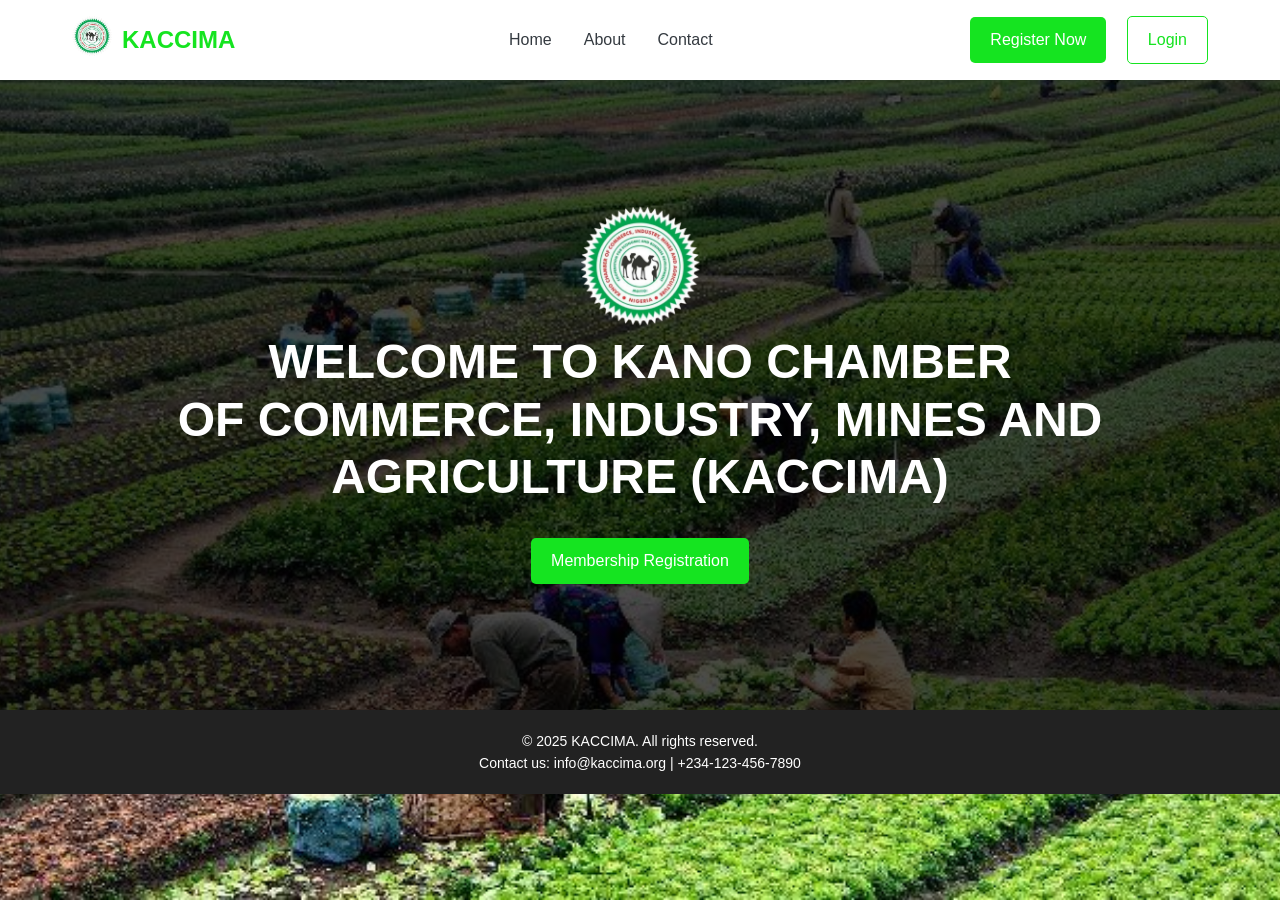
<file: index.html>
<!DOCTYPE html>
<html lang="en">
<head>
    <meta charset="UTF-8">
    <meta name="viewport" content="width=device-width, initial-scale=1.0">
    <title>KACCIMA - Home</title>
    <link rel="stylesheet" href="styles.css">
</head>
<body>
    <header>
        <nav>
            <div class="logo">
                <a href="index.html"><img src="images/logo.png" alt="KACCIMA Logo" width="40" height="40"></a>
                <span class="logo-text">KACCIMA</span>
            </div>
            <ul>
                <li><a href="#">Home</a></li>
                <li><a href="#">About</a></li>
                <li><a href="#">Contact</a></li>
            </ul>
            <div class="auth-buttons">
                <a href="register.html" class="btn">Register Now</a>
                <a href="login.html" class="btn outline">Login</a>
            </div>
        </nav>
    </header>

    <main>
        <section class="hero">
           
            <div class="hero-content">
                <div class="hero-logo">
                    <img src="images/logo.png" alt="KACCIMA Logo" width="120" height="120">
                </div>
                <h1>WELCOME TO KANO CHAMBER <br>OF COMMERCE, INDUSTRY, MINES AND AGRICULTURE (KACCIMA)</h1>
                <div class="cta-buttons">
                    <a href="register.html" class="btn">Membership Registration</a>
                </div>
            </div>
        </section>
<footer>
    <div class="footer-content">
        <p>&copy; 2025 KACCIMA. All rights reserved.</p>
        <p>Contact us: info@kaccima.org | +234-123-456-7890</p>
    </div>
</footer>

    <script src="script.js"></script>
</body>
</html>
</file>
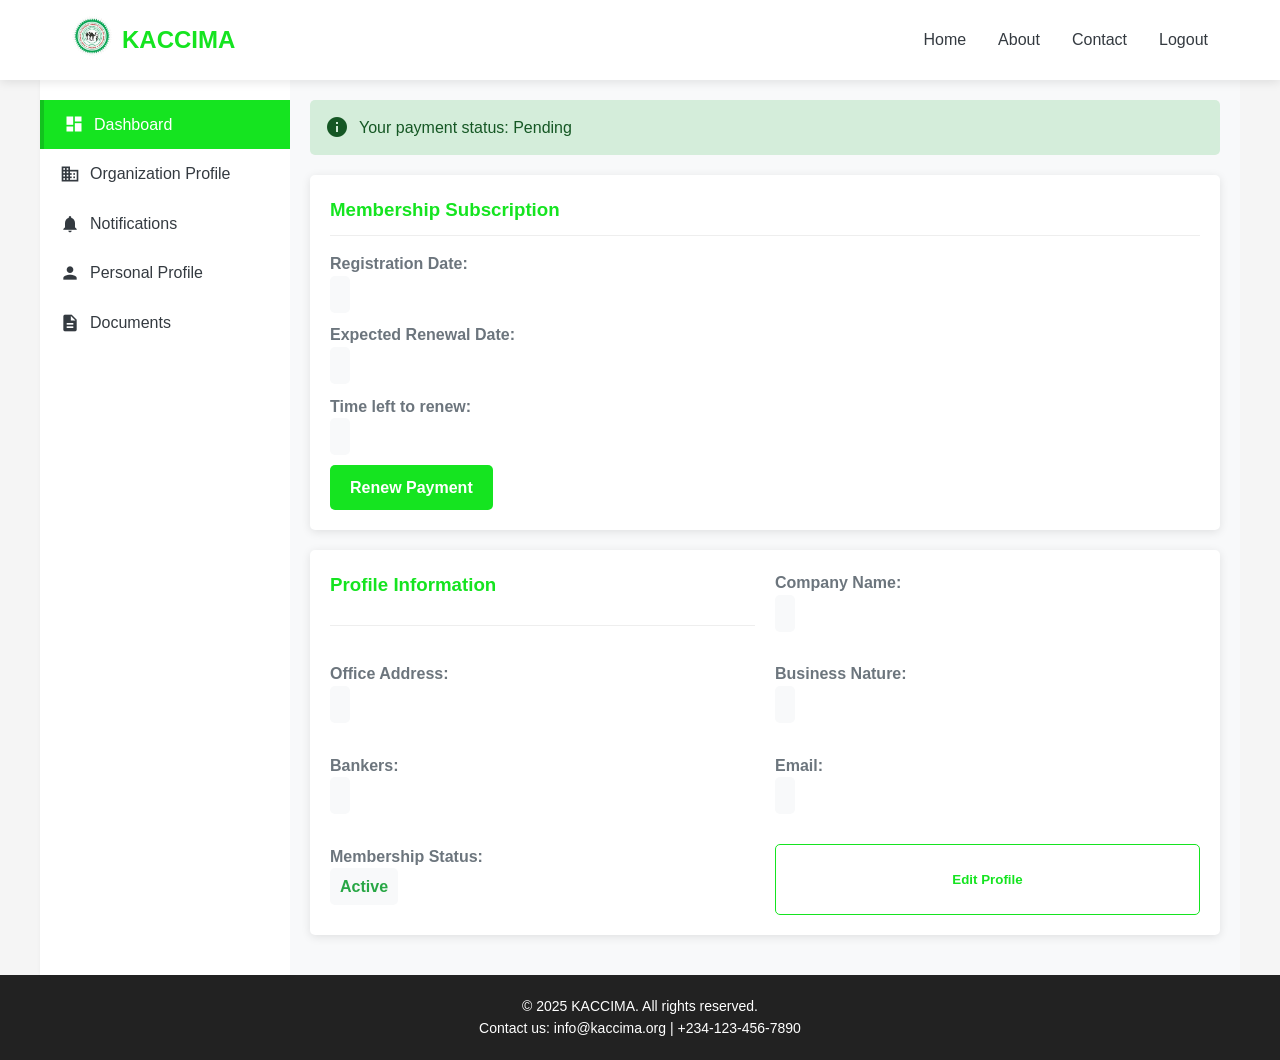
<file: dashboard.html>
<!DOCTYPE html>
<html lang="en">
<head>
  <meta charset="UTF-8" />
  <meta name="viewport" content="width=device-width, initial-scale=1.0"/>
  <title>KACCIMA - Dashboard</title>
  <link href="https://fonts.googleapis.com/icon?family=Material+Icons" rel="stylesheet">
  <style>
    /* Global Styles */
    :root {
      --primary-color: #15e420;
      --primary-dark: #12c21e;
      --secondary-color: #6c757d;
      --success-color: #28a745;
      --warning-color: #ffc107;
      --danger-color: #dc3545;
      --light-color: #f8f9fa;
      --dark-color: #343a40;
      --white: #ffffff;
      --border-radius: 5px;
      --box-shadow: 0 2px 10px rgba(0, 0, 0, 0.1);
    }

    * {
      margin: 0;
      padding: 0;
      box-sizing: border-box;
      font-family: 'Segoe UI', Tahoma, Geneva, Verdana, sans-serif;
    }

    body {
      background-color: #f5f5f5;
      color: #333;
      line-height: 1.6;
    }

    /* Header Styles */
    header {
      background-color: var(--white);
      box-shadow: var(--box-shadow);
      position: sticky;
      top: 0;
      z-index: 100;
    }

    nav {
      display: flex;
      justify-content: space-between;
      align-items: center;
      padding: 1rem 2rem;
      max-width: 1200px;
      margin: 0 auto;
    }

    .logo {
      display: flex;
      align-items: center;
    }

    .logo-text {
      margin-left: 10px;
      font-size: 24px;
      font-weight: bold;
      color: var(--primary-color);
    }

    nav ul {
      display: flex;
      list-style: none;
    }

    nav ul li {
      margin-left: 2rem;
    }

    nav ul li a {
      color: var(--dark-color);
      font-weight: 500;
      text-decoration: none;
      transition: color 0.3s;
    }

    nav ul li a:hover {
      color: var(--primary-color);
    }

    /* Dashboard Layout */
    .dashboard-container {
      display: flex;
      min-height: calc(100vh - 60px);
      max-width: 1200px;
      margin: 0 auto;
    }

    /* Sidebar Styles */
    .sidebar {
      width: 250px;
      background-color: var(--white);
      padding: 20px 0;
      box-shadow: 2px 0 5px rgba(0,0,0,0.1);
    }

    .sidebar ul {
      list-style-type: none;
    }

    .sidebar ul li {
      padding: 12px 20px;
      transition: all 0.3s;
    }

    .sidebar ul li:hover {
      background-color: rgba(21, 228, 32, 0.1);
    }

    .sidebar ul li a {
      text-decoration: none;
      color: var(--dark-color);
      display: flex;
      align-items: center;
      font-weight: 500;
    }

    .sidebar ul li.active {
      background-color: var(--primary-color);
      border-left: 4px solid var(--primary-dark);
    }

    .sidebar ul li.active a {
      color: var(--white);
    }

    .sidebar ul li .material-icons {
      margin-right: 10px;
      font-size: 20px;
    }

    /* Main Content */
    .dashboard-content {
      flex-grow: 1;
      padding: 20px;
      background-color: var(--light-color);
    }

    /* Notification */
    .notification {
      padding: 15px;
      margin-bottom: 20px;
      border-radius: var(--border-radius);
      display: flex;
      align-items: center;
    }

    .notification.success {
      background-color: #d4edda;
      color: #155724;
    }

    .notification.warning {
      background-color: #fff3cd;
      color: #856404;
    }

    .notification .material-icons {
      margin-right: 10px;
    }

    /* Cards */
    .card {
      background-color: var(--white);
      border-radius: var(--border-radius);
      padding: 20px;
      margin-bottom: 20px;
      box-shadow: var(--box-shadow);
    }

    .card h3 {
      margin-bottom: 15px;
      color: var(--primary-color);
      border-bottom: 1px solid #eee;
      padding-bottom: 10px;
    }

    /* Profile Info */
    .profile-info {
      display: grid;
      grid-template-columns: repeat(auto-fill, minmax(300px, 1fr));
      gap: 20px;
    }

    .info-item {
      margin-bottom: 15px;
    }

    .info-item .label {
      font-weight: 600;
      color: var(--secondary-color);
      display: block;
      margin-bottom: 5px;
    }

    .info-item .value {
      background-color: var(--light-color);
      padding: 10px;
      border-radius: var(--border-radius);
    }

    .info-item .value.active {
      color: var(--success-color);
      font-weight: 600;
    }

    /* Buttons */
    .btn {
      display: inline-block;
      padding: 10px 20px;
      background-color: var(--primary-color);
      color: var(--white);
      border: none;
      border-radius: var(--border-radius);
      cursor: pointer;
      font-weight: 600;
      text-decoration: none;
      transition: background-color 0.3s;
      text-align: center;
    }

    .btn:hover {
      background-color: var(--primary-dark);
    }

    .btn.outline {
      background-color: transparent;
      border: 1px solid var(--primary-color);
      color: var(--primary-color);
    }

    .btn.outline:hover {
      background-color: var(--primary-color);
      color: var(--white);
    }

    /* Footer */
    footer {
      background-color: #222;
      color: #fff;
      text-align: center;
      padding: 20px;
      margin-top: auto;
    }

    .footer-content {
      max-width: 1200px;
      margin: 0 auto;
      font-size: 14px;
    }

    /* Responsive Styles */
    @media (max-width: 768px) {
      .dashboard-container {
        flex-direction: column;
      }
      
      .sidebar {
        width: 100%;
        padding: 10px 0;
      }
      
      .sidebar ul {
        display: flex;
        overflow-x: auto;
      }
      
      .sidebar ul li {
        flex: 0 0 auto;
        padding: 10px 15px;
        white-space: nowrap;
      }

      nav ul {
        display: none;
      }

      .profile-info {
        grid-template-columns: 1fr;
      }
    }
  </style>
</head>
<body>
  <header>
    <nav>
      <div class="logo">
        <a href="index.html"><img src="images/logo.png" alt="KACCIMA Logo" width="40" height="40"></a>
        <span class="logo-text">KACCIMA</span>
      </div>
      <ul>
        <li><a href="index.html">Home</a></li>
        <li><a href="#">About</a></li>
        <li><a href="#">Contact</a></li>
        <li><a href="logout.html">Logout</a></li>
      </ul>
    </nav>
  </header>

  <main class="dashboard-container">
    <aside class="sidebar">
      <ul>
        <li class="active"><a href="dashboard.html"><span class="material-icons">dashboard</span> Dashboard</a></li>
        <li><a href="organization-profile.html"><span class="material-icons">business</span> Organization Profile</a></li>
        <li><a href="notification.html"><span class="material-icons">notifications</span> Notifications</a></li>
        <li><a href="profile.html"><span class="material-icons">person</span> Personal Profile</a></li>
        <li><a href="revewedDucuments.html"><span class="material-icons">description</span> Documents</a></li>
      </ul>
    </aside>

    <section class="dashboard-content">
      <div class="notification success">
        <span class="material-icons">info</span>
        <p>Your payment status: <span id="paymentStatus">Pending</span></p>
      </div>

      <div class="card membership-status">
        <h3>Membership Subscription</h3>
        <div class="info-item">
          <span class="label">Registration Date:</span>
          <span class="value" id="registrationDate"></span>
        </div>
        <div class="info-item">
          <span class="label">Expected Renewal Date:</span>
          <span class="value" id="renewalDate"></span>
        </div>
        <div class="info-item">
          <span class="label">Time left to renew:</span>
          <span class="value" id="countdownTimer"></span>
        </div>
        <a href="payment.html" class="btn">Renew Payment</a>
      </div>

      <div class="card profile-info">
        <h3>Profile Information</h3>
        <div class="info-item">
          <span class="label">Company Name:</span>
          <span class="value" id="companyName"></span>
        </div>
        <div class="info-item">
          <span class="label">Office Address:</span>
          <span class="value" id="officeAddress"></span>
        </div>
        <div class="info-item">
          <span class="label">Business Nature:</span>
          <span class="value" id="businessNature"></span>
        </div>
        <div class="info-item">
          <span class="label">Bankers:</span>
          <span class="value" id="bankers"></span>
        </div>
        <div class="info-item">
          <span class="label">Email:</span>
          <span class="value" id="email"></span>
        </div>
        <div class="info-item">
          <span class="label">Membership Status:</span>
          <span class="value active">Active</span>
        </div>
        <button class="btn outline" id="editProfile">Edit Profile</button>
      </div>
    </section>
  </main>

  <footer>
    <div class="footer-content">
      <p>&copy; 2025 KACCIMA. All rights reserved.</p>
      <p>Contact us: info@kaccima.org | +234-123-456-7890</p>
    </div>
  </footer>

  <script>
    document.addEventListener('DOMContentLoaded', () => {
      const storedData = JSON.parse(localStorage.getItem('kaccimaRegistration'));

      if (!storedData) return;

      // Set profile information
      const setField = (id, value) => {
        const el = document.getElementById(id);
        if (el) el.textContent = value || '';
      };

      setField('companyName', storedData.companyName);
      setField('officeAddress', storedData.officeAddress);
      setField('businessNature', Array.isArray(storedData.businessNature) ? 
        storedData.businessNature.join(', ') : '');
      setField('bankers', storedData.bankers);
      setField('email', storedData.email);
      
      // Set payment status
      const paymentStatus = document.getElementById('paymentStatus');
      if (storedData.paymentStatus === 'Approved') {
        paymentStatus.textContent = 'Approved';
        paymentStatus.style.color = 'var(--success-color)';
        paymentStatus.style.fontWeight = '600';
      } else {
        paymentStatus.textContent = 'Pending';
        paymentStatus.style.color = 'var(--warning-color)';
      }

      // Set dates
      const regDate = storedData.registrationDate || new Date().toISOString();
      const regDateObj = new Date(regDate);
      const renewalDate = new Date(regDateObj);
      renewalDate.setFullYear(regDateObj.getFullYear() + 1);

      document.getElementById('registrationDate').textContent = regDateObj.toLocaleDateString();
      document.getElementById('renewalDate').textContent = renewalDate.toLocaleDateString();

      // Countdown timer
      const countdownEl = document.getElementById('countdownTimer');
      const updateCountdown = () => {
        const now = new Date();
        const diff = renewalDate - now;
        
        if (diff <= 0) {
          countdownEl.textContent = 'Expired';
          countdownEl.style.color = 'var(--danger-color)';
          clearInterval(countdownInterval);
        } else {
          const days = Math.floor(diff / (1000 * 60 * 60 * 24));
          countdownEl.textContent = `${days} day(s)`;
          countdownEl.style.color = days < 30 ? 'var(--warning-color)' : 'var(--success-color)';
        }
      };

      updateCountdown();
      const countdownInterval = setInterval(updateCountdown, 86400000); // Update daily

      // Edit profile button
      document.getElementById('editProfile').addEventListener('click', () => {
        window.location.href = 'edit-profile.html';
      });
    });
  </script>
</body>
</html>
</file>
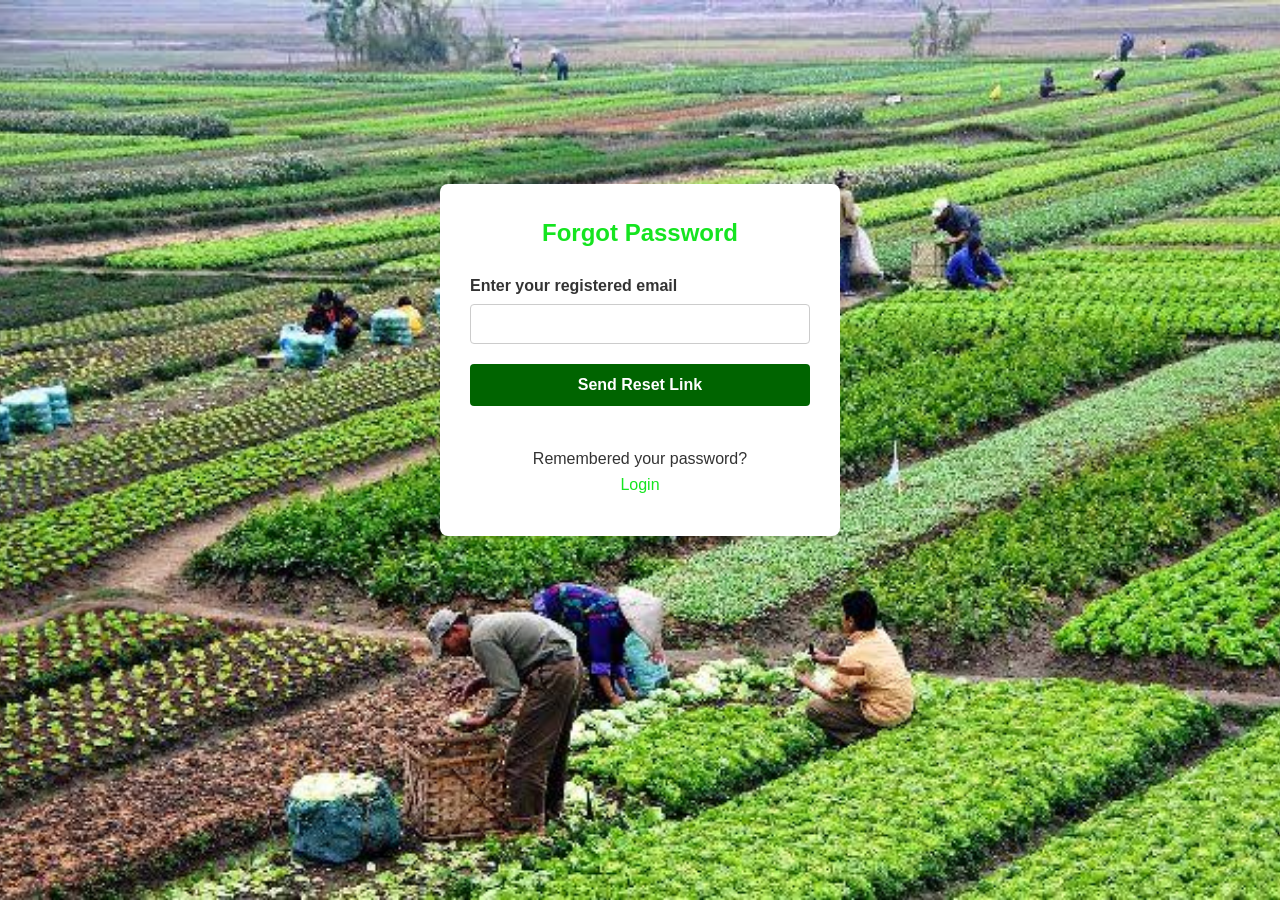
<file: forgot-password.html>
<!DOCTYPE html>
<html lang="en">
<head>
  <meta charset="UTF-8" />
  <meta name="viewport" content="width=device-width, initial-scale=1.0"/>
  <title>Forgot Password - KACCIMA</title>
  <link rel="stylesheet" href="styles.css"/>
  <link href="https://fonts.googleapis.com/icon?family=Material+Icons" rel="stylesheet"/>
  <style>
    .auth-container {
      display: flex;
      justify-content: center;
      align-items: center;
      padding: 40px 20px;
      min-height: 80vh;
    }
    .auth-form {
      background-color: #fff;
      padding: 30px;
      border-radius: 8px;
      width: 100%;
      max-width: 400px;
      box-shadow: 0 0 10px rgba(0,0,0,0.1);
    }
    .auth-form h2 {
      margin-bottom: 20px;
    }
    .form-group {
      margin-bottom: 20px;
    }
    .form-group label {
      display: block;
      font-weight: bold;
      margin-bottom: 6px;
    }
    .form-group input {
      width: 100%;
      padding: 10px;
      border-radius: 4px;
      border: 1px solid #ccc;
    }
    .btn {
      width: 100%;
      padding: 12px;
      background-color: #006400;
      color: white;
      border: none;
      border-radius: 4px;
      font-weight: bold;
      cursor: pointer;
    }

    .mui-alert {
      position: fixed;
      top: 20px;
      right: 20px;
      padding: 16px;
      border-radius: 4px;
      display: flex;
      align-items: center;
      font-family: 'Roboto', sans-serif;
      box-shadow: 0 3px 5px rgba(0,0,0,0.2);
      z-index: 1000;
      max-width: 350px;
      animation: fadeIn 0.3s;
    }
    .mui-alert-success {
      background-color: #e8f5e9;
      color: #2e7d32;
    }
    .mui-alert-error {
      background-color: #ffebee;
      color: #c62828;
    }
    .mui-alert-icon {
      margin-right: 12px;
      font-size: 24px;
    }
    @keyframes fadeIn {
      from { opacity: 0; transform: translateY(-20px); }
      to { opacity: 1; transform: translateY(0); }
    }
  </style>
</head>
<body>

  <main class="auth-container">
    <div class="auth-form">
      <h2>Forgot Password</h2>
      <form id="forgotPasswordForm">
        <div class="form-group">
          <label for="forgotEmail">Enter your registered email</label>
          <input type="email" id="forgotEmail" required>
        </div>
        <button type="submit" class="btn">Send Reset Link</button>
      </form>
      <div class="auth-links">
        <p>Remembered your password? <a href="login.html">Login</a></p>
      </div>
    </div>
  </main>

  <script>
    function showAlert(type, message) {
      const existingAlert = document.querySelector('.mui-alert');
      if (existingAlert) existingAlert.remove();

      const alert = document.createElement('div');
      alert.className = `mui-alert mui-alert-${type}`;

      const icon = type === 'success' ? 'check_circle' : 'error';

      alert.innerHTML = `
        <span class="material-icons mui-alert-icon">${icon}</span>
        <span>${message}</span>
      `;

      document.body.appendChild(alert);

      setTimeout(() => {
        alert.style.animation = 'fadeOut 0.3s';
        setTimeout(() => alert.remove(), 300);
      }, 5000);
    }

    document.getElementById('forgotPasswordForm').addEventListener('submit', function(e) {
      e.preventDefault();
      const email = document.getElementById('forgotEmail').value.trim().toLowerCase();
      const storedData = JSON.parse(localStorage.getItem('kaccimaRegistration'));

      if (storedData && storedData.email.toLowerCase() === email) {
        showAlert('success', 'Reset link sent! Please check your email.');
      } else {
        showAlert('error', 'Email not found. Please register or try again.');
      }
    });
  </script>
</body>
</html>
</file>
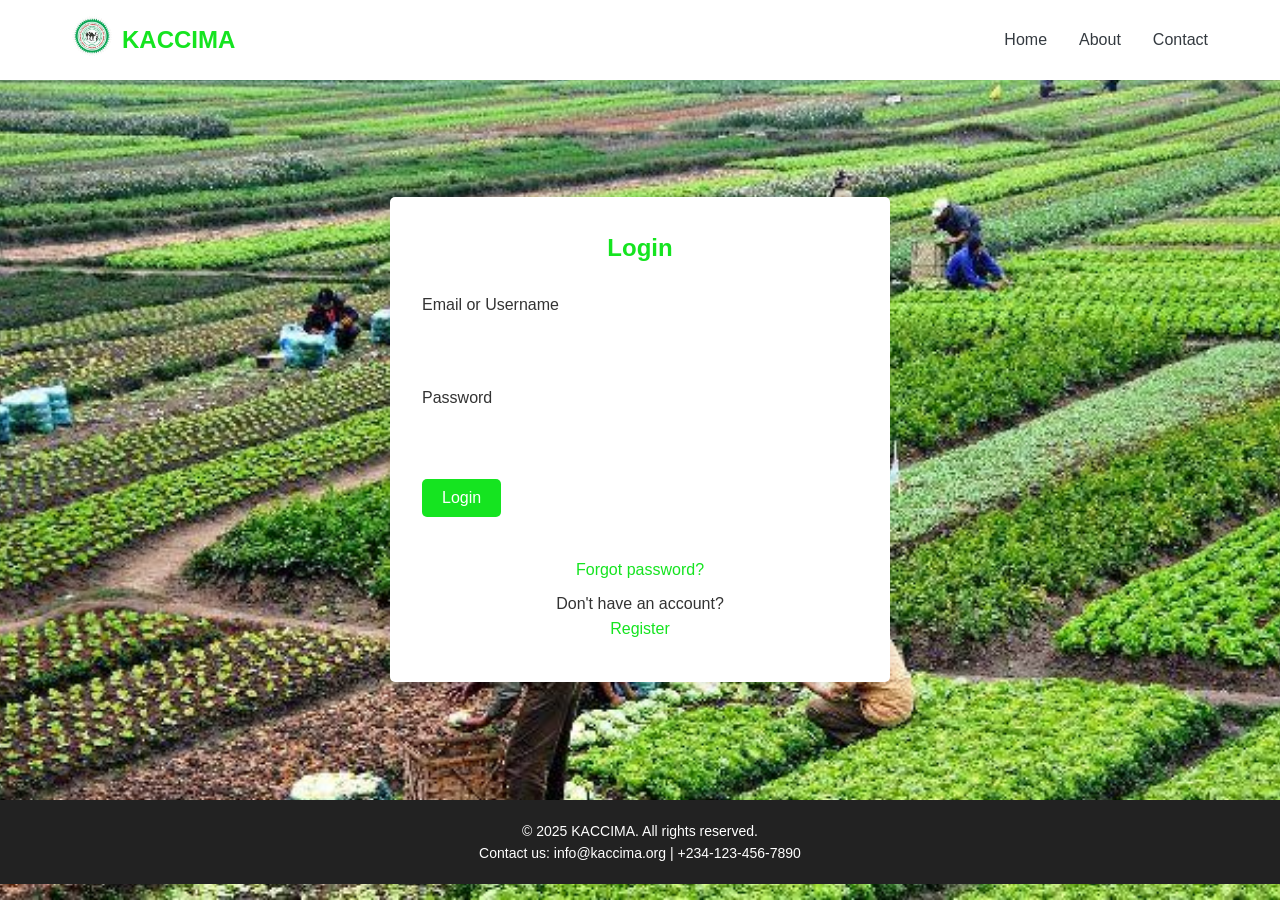
<file: login.html>
<!DOCTYPE html>
<html lang="en">
<head>
    <meta charset="UTF-8">
    <meta name="viewport" content="width=device-width, initial-scale=1.0">
    <title>KACCIMA - Login</title>
    <link rel="stylesheet" href="styles.css">
    <link href="https://fonts.googleapis.com/icon?family=Material+Icons" rel="stylesheet">
    <style>
        
        .mui-alert {
            position: fixed;
            top: 20px;
            right: 20px;
            padding: 16px;
            border-radius: 4px;
            display: flex;
            align-items: center;
            font-family: 'Roboto', sans-serif;
            box-shadow: 0 3px 5px rgba(0,0,0,0.2);
            z-index: 1000;
            max-width: 350px;
            animation: fadeIn 0.3s;
        }
        .mui-alert-success {
            background-color: #e8f5e9;
            color: #2e7d32;
        }
        .mui-alert-error {
            background-color: #ffebee;
            color: #c62828;
        }
        .mui-alert-icon {
            margin-right: 12px;
            font-size: 24px;
        }
        @keyframes fadeIn {
            from { opacity: 0; transform: translateY(-20px); }
            to { opacity: 1; transform: translateY(0); }
        }
    </style>
</head>
<body>
    <header>
        <nav>
            <div class="logo">
               <a href="index.html"><img src="images/logo.png" alt="KACCIMA Logo" width="40" height="40"></a>
                <span class="logo-text">KACCIMA</span>
            </div>
            <ul>
                <li><a href="index.html">Home</a></li>
                <li><a href="#">About</a></li>
                <li><a href="#">Contact</a></li>
            </ul>
        </nav>
    </header>

    <main class="auth-container">
        <div class="auth-form">
            <h2>Login</h2>
            <form id="loginForm">
                <div class="form-group">
                    <label for="loginEmail">Email or Username</label>
                    <input type="text" id="loginEmail" required>
                </div>
                <div class="form-group">
                    <label for="loginPassword">Password</label>
                    <input type="password" id="loginPassword" required>
                </div>
                <button type="submit" class="btn">Login</button>
            </form>
            <div class="auth-links">
                <a href="forgot-password.html">Forgot password?</a>
                <p>Don't have an account? <a href="register.html">Register</a></p>
            </div>
        </div>
    </main>

    <footer>
        <div class="footer-content">
            <p>&copy; 2025 KACCIMA. All rights reserved.</p>
            <p>Contact us: info@kaccima.org | +234-123-456-7890</p>
        </div>
    </footer>

    <script>
        function showAlert(type, message) {
            // Remove any existing alerts first
            const existingAlert = document.querySelector('.mui-alert');
            if (existingAlert) existingAlert.remove();

            const alert = document.createElement('div');
            alert.className = `mui-alert mui-alert-${type}`;
            
            const icon = type === 'success' ? 'check_circle' : 'error';
            
            alert.innerHTML = `
                <span class="material-icons mui-alert-icon">${icon}</span>
                <span>${message}</span>
            `;
            
            document.body.appendChild(alert);
            
            // Auto-dismiss after 5 seconds
            setTimeout(() => {
                alert.style.animation = 'fadeOut 0.3s';
                setTimeout(() => alert.remove(), 300);
            }, 5000);
        }

        document.getElementById('loginForm').addEventListener('submit', function(e) {
            e.preventDefault();

            const emailInput = document.getElementById('loginEmail').value.trim();
            const passwordInput = document.getElementById('loginPassword').value;

            // Retrieve stored registration data
            const storedData = JSON.parse(localStorage.getItem('kaccimaRegistration'));

            if (!storedData) {
                showAlert('error', 'No registration data found. Please register first.');
                return;
            }

            if (
                storedData.email.toLowerCase() === emailInput.toLowerCase() &&
                storedData.password === passwordInput
            ) {
                showAlert('success', 'Login successful! Redirecting...');
                // Redirect to dashboard after 2 seconds
                setTimeout(() => {
                    window.location.href = 'dashboard.html';
                }, 2000);
            } else {
                showAlert('error', 'Invalid email or password. Please try again.');
            }
        });
    </script>
</body>
</html>
</file>
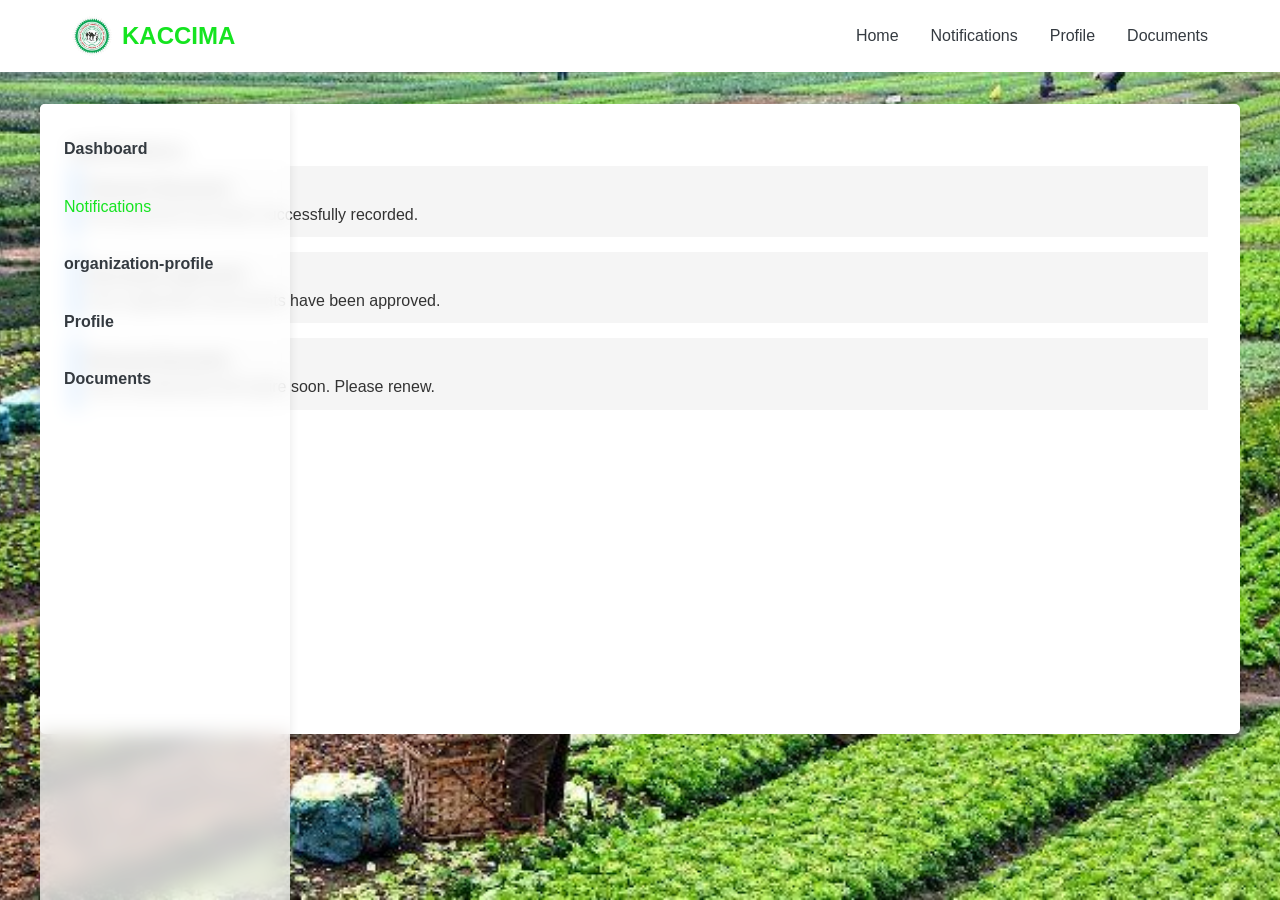
<file: notification.html>
<!DOCTYPE html>
<html lang="en">
<head>
  <meta charset="UTF-8">
  <meta name="viewport" content="width=device-width, initial-scale=1">
  <title>KACCIMA - Notifications</title>
  <link rel="stylesheet" href="styles.css">
</head>
<body>
  <header>
    <nav>
      <div class="logo">
        <img src="images/logo.png" alt="KACCIMA Logo" width="40" height="40">
        <span class="logo-text">KACCIMA</span>
      </div>
      <ul>
        <li><a href="index.html">Home</a></li>
        <li class="active"><a href="notification.html">Notifications</a></li>
        <li><a href="profile.html">Profile</a></li>
        <li><a href="revewedDucuments.html">Documents</a></li>
      </ul>
    </nav>
  </header>

  <main class="dashboard-container">
    <aside class="sidebar">
      <ul>
        <li><a href="dashboard.html">Dashboard</a></li>
        <li class="active"><a href="notification.html">Notifications</a></li>
        <li ><a href="organization-profile.html">organization-profile</a></li>
        <li><a href="profile.html">Profile</a></li>
        <li><a href="revewedDucuments.html">Documents</a></li>
      </ul>
    </aside>

    <section class="dashboard-content">
      <h3>Notifications</h3>
      <div id="notificationsList"></div>
    </section>
  </main>

  <script>
    document.addEventListener("DOMContentLoaded", () => {
      const notifications = JSON.parse(localStorage.getItem("kaccimaNotifications")) || [
        { title: "Payment Received", message: "Your payment has been successfully recorded." },
        { title: "Document Approved", message: "Your registration documents have been approved." },
        { title: "Renewal Reminder", message: "Your membership will expire soon. Please renew." }
      ];

      const container = document.getElementById("notificationsList");

      if (notifications.length === 0) {
        container.innerHTML = "<p>No notifications available.</p>";
      } else {
        notifications.forEach(note => {
          const div = document.createElement("div");
          div.className = "notification-box";
          div.innerHTML = `<h4>${note.title}</h4><p>${note.message}</p>`;
          container.appendChild(div);
        });
      }
    });
  </script>

  <style>
    .notification-box {
      background: #f5f5f5;
      border-left: 5px solid #007bff;
      padding: 10px;
      margin-bottom: 15px;
    }
  </style>
</body>
</html>
</file>
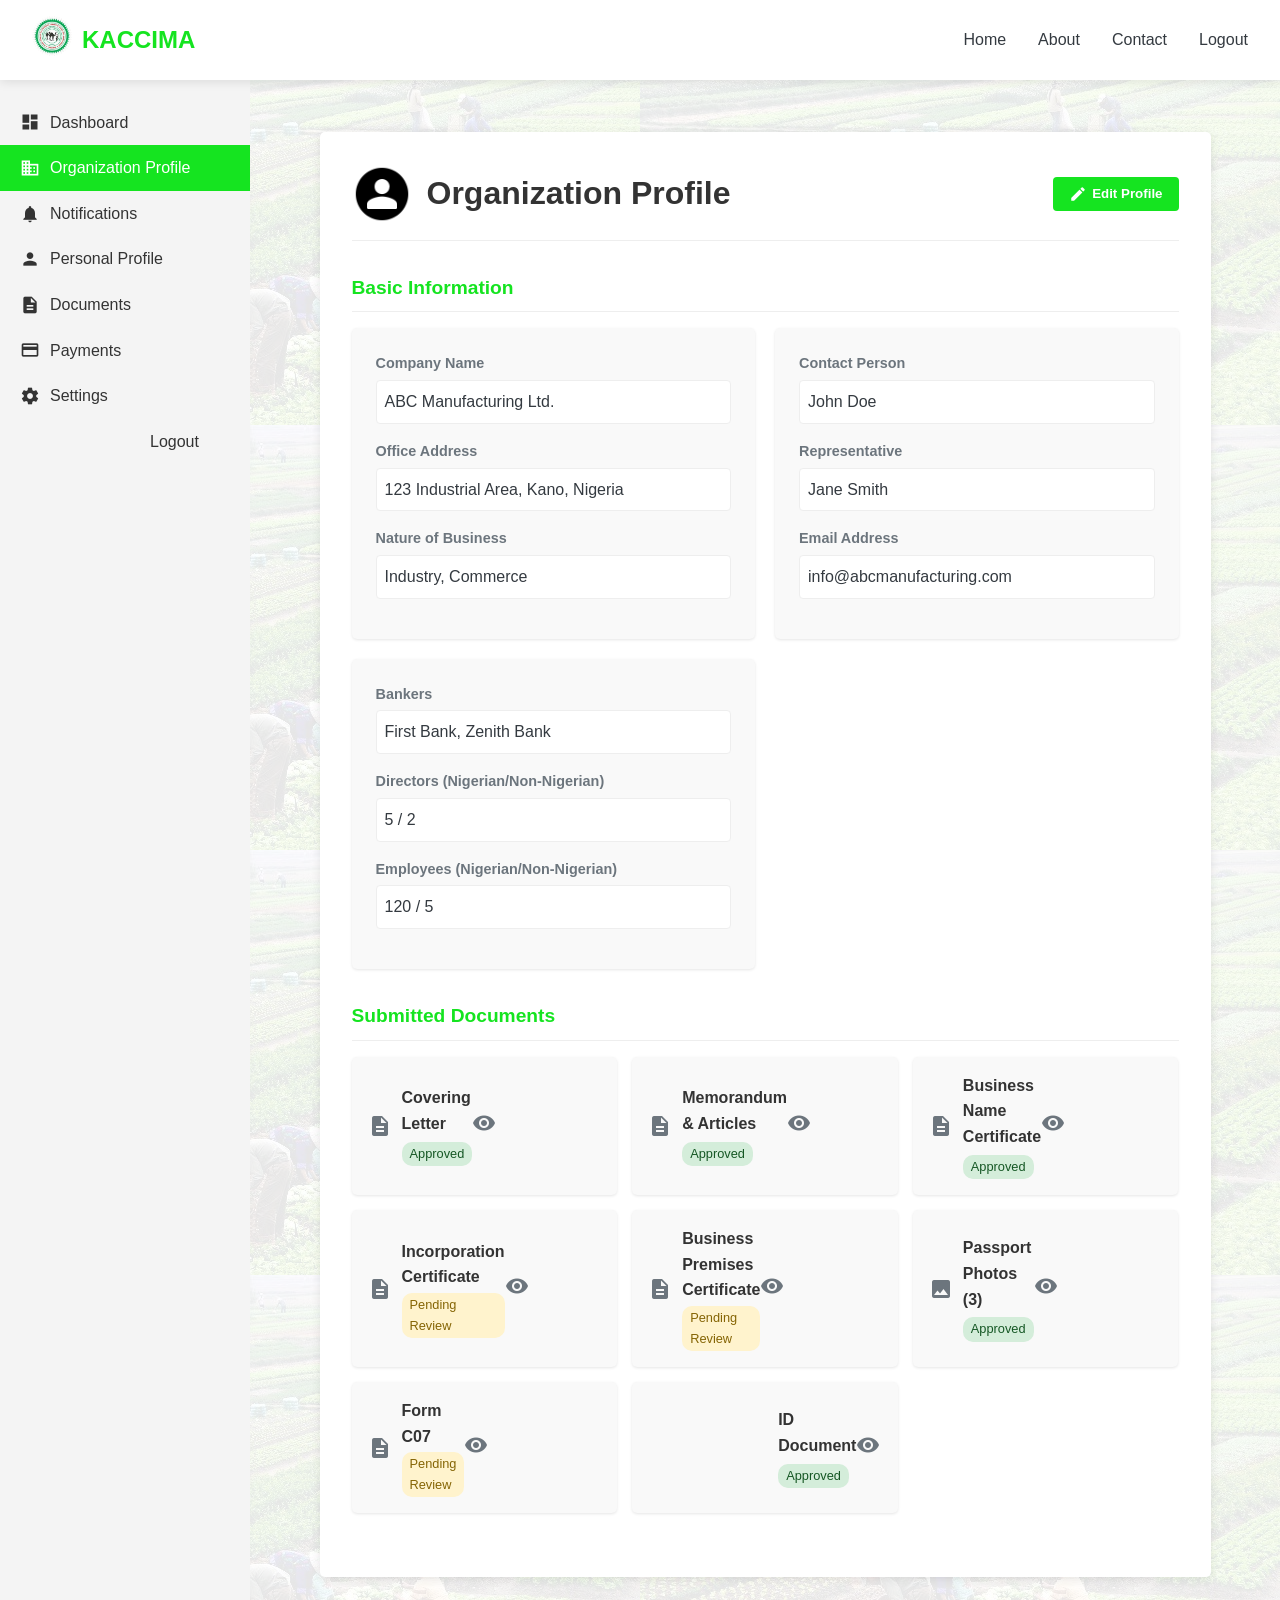
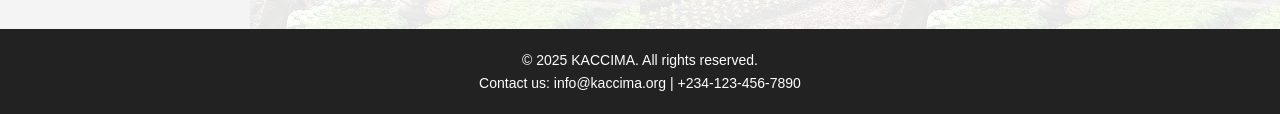
<file: organization-profile.html>
<!DOCTYPE html>
<html lang="en">
<head>
    <meta charset="UTF-8">
    <meta name="viewport" content="width=device-width, initial-scale=1.0">
    <title>KACCIMA - Organization Profile</title>
    <style>
        /* Global Styles */
        :root {
            --primary-color: #15e420;
            --secondary-color: #6c757d;
            --success-color: #28a745;
            --light-color: #f8f9fa;
            --dark-color: #343a40;
            --white: #ffffff;
            --border-radius: 5px;
            --box-shadow: 0 2px 10px rgba(0, 0, 0, 0.1);
        }

        * {
            margin: 0;
            padding: 0;
            box-sizing: border-box;
            font-family: 'Segoe UI', Tahoma, Geneva, Verdana, sans-serif;
        }

        body {
            background-image: url(images/bg4.jpg);
            color: #333;
            line-height: 1.6;
            margin: 0;
            min-height: 100vh;
        }

        /* Dashboard Layout */
        .dashboard-container {
            display: flex;
            min-height: calc(100vh - 60px); /* Subtract header height */
        }

        /* Sidebar Styles */
        .sidebar {
            width: 250px;
            background-color: #f4f4f4;
            padding: 20px 0;
            box-shadow: 2px 0 5px rgba(0,0,0,0.1);
        }

        .sidebar ul {
            list-style-type: none;
            padding: 0;
        }

        .sidebar ul li {
            padding: 10px 20px;
            transition: background-color 0.3s;
        }

        .sidebar ul li:hover {
            background-color: #e9e9e9;
        }

        .sidebar ul li a {
            text-decoration: none;
            color: #333;
            display: flex;
            align-items: center;
        }

        .sidebar ul li a .material-icons {
            margin-right: 10px;
            font-size: 20px;
        }

        .sidebar ul li.active {
            background-color: var(--primary-color);
        }

        .sidebar ul li.active a {
            color: white;
        }

        /* Main Content Area */
        .main-content {
            flex-grow: 1;
            padding: 20px;
            background-color: rgba(255,255,255,0.9);
        }

        /* Header Styles */
        header {
            background-color: var(--white);
            box-shadow: var(--box-shadow);
            position: sticky;
            top: 0;
            z-index: 100;
            width: 100%;
        }

        nav {
            display: flex;
            justify-content: space-between;
            align-items: center;
            padding: 1rem 2rem;
            max-width: 100%;
            margin: 0 auto;
        }

        .logo {
            display: flex;
            align-items: center;
        }

        .logo-text {
            margin-left: 10px;
            font-size: 24px;
            font-weight: bold;
            color: var(--primary-color);
        }

        nav ul {
            display: flex;
            list-style: none;
        }

        nav ul li {
            margin-left: 2rem;
        }

        nav ul li a {
            color: var(--dark-color);
            font-weight: 500;
            text-decoration: none;
        }

        nav ul li a:hover {
            color: var(--primary-color);
        }

        /* Profile Container */
        .profile-container {
            width: 90%;
            max-width: 1200px;
            margin: 2rem auto;
            padding: 2rem;
            background-color: var(--white);
            border-radius: var(--border-radius);
            box-shadow: var(--box-shadow);
        }

        .profile-header {
            display: flex;
            justify-content: space-between;
            align-items: center;
            margin-bottom: 2rem;
            padding-bottom: 1rem;
            border-bottom: 1px solid #eee;
        }

        .profile-title {
            display: flex;
            align-items: center;
        }

        .profile-title img {
            margin-right: 15px;
            width: 60px;
            height: 60px;
            border-radius: 50%;
            object-fit: cover;
        }

        .edit-btn {
            background-color: var(--primary-color);
            color: white;
            border: none;
            padding: 8px 16px;
            border-radius: 4px;
            cursor: pointer;
            font-weight: 600;
            display: flex;
            align-items: center;
        }

        .edit-btn:hover {
            background-color: #12c21e;
        }

        .edit-btn .material-icons {
            margin-right: 5px;
            font-size: 18px;
        }

        /* Profile Sections */
        .profile-section {
            margin-bottom: 2rem;
        }

        .section-title {
            font-size: 1.2rem;
            color: var(--primary-color);
            margin-bottom: 1rem;
            padding-bottom: 0.5rem;
            border-bottom: 1px solid #eee;
        }

        /* Profile Grid */
        .profile-grid {
            display: grid;
            grid-template-columns: repeat(auto-fill, minmax(300px, 1fr));
            gap: 20px;
        }

        .profile-card {
            background-color: #f9f9f9;
            border-radius: var(--border-radius);
            padding: 1.5rem;
            box-shadow: 0 1px 3px rgba(0,0,0,0.1);
        }

        .profile-field {
            margin-bottom: 1rem;
        }

        .field-label {
            font-weight: 600;
            color: var(--secondary-color);
            font-size: 0.9rem;
            margin-bottom: 0.3rem;
        }

        .field-value {
            font-size: 1rem;
            color: var(--dark-color);
            padding: 8px;
            background-color: white;
            border-radius: 4px;
            border: 1px solid #eee;
            min-height: 38px;
            display: flex;
            align-items: center;
        }

        /* Documents Section */
        .documents-list {
            display: grid;
            grid-template-columns: repeat(auto-fill, minmax(250px, 1fr));
            gap: 15px;
        }

        .document-item {
            background-color: #f9f9f9;
            border-radius: var(--border-radius);
            padding: 1rem;
            display: flex;
            align-items: center;
            box-shadow: 0 1px 3px rgba(0,0,0,0.1);
        }

        .document-icon {
            margin-right: 10px;
            color: var(--secondary-color);
        }

        .document-info {
            flex: 1;
        }

        .document-name {
            font-weight: 600;
            margin-bottom: 0.2rem;
        }

        .document-status {
            font-size: 0.8rem;
            padding: 2px 8px;
            border-radius: 10px;
            display: inline-block;
        }

        .status-pending {
            background-color: #fff3cd;
            color: #856404;
        }

        .status-approved {
            background-color: #d4edda;
            color: #155724;
        }

        .document-actions {
            display: flex;
            gap: 5px;
        }

        .action-btn {
            background: none;
            border: none;
            color: var(--secondary-color);
            cursor: pointer;
            font-size: 1.2rem;
        }

        .action-btn:hover {
            color: var(--primary-color);
        }

        /* Footer */
        footer {
            background-color: #222;
            color: #fff;
            text-align: center;
            padding: 20px 10px;
            width: 100%;
        }

        .footer-content {
            max-width: 1200px;
            margin: 0 auto;
            font-size: 14px;
        }

        /* Responsive Styles */
        @media (max-width: 992px) {
            .sidebar {
                width: 200px;
            }
            
            .profile-grid {
                grid-template-columns: repeat(auto-fill, minmax(250px, 1fr));
            }
        }

        @media (max-width: 768px) {
            .dashboard-container {
                flex-direction: column;
            }
            
            .sidebar {
                width: 100%;
                padding: 10px 0;
            }
            
            .sidebar ul {
                display: flex;
                overflow-x: auto;
                white-space: nowrap;
            }
            
            .sidebar ul li {
                padding: 10px 15px;
            }
            
            .profile-header {
                flex-direction: column;
                align-items: flex-start;
            }

            .edit-btn {
                margin-top: 1rem;
            }

            .profile-grid {
                grid-template-columns: 1fr;
            }

            nav ul {
                margin-top: 1rem;
            }

            nav ul li {
                margin-left: 1rem;
            }
        }

        @media (max-width: 576px) {
            .documents-list {
                grid-template-columns: 1fr;
            }
            
            .document-item {
                flex-direction: column;
                text-align: center;
            }
            
            .document-info {
                margin: 10px 0;
                text-align: center;
            }
            
            .document-actions {
                justify-content: center;
                width: 100%;
            }
        }
    </style>
    <link href="https://fonts.googleapis.com/icon?family=Material+Icons" rel="stylesheet">
</head>
<body>
    <header>
        <nav>
            <div class="logo">
                <a href="index.html"><img src="images/logo.png" alt="KACCIMA Logo" width="40" height="40"></a>
                <span class="logo-text">KACCIMA</span>
            </div>
            <ul>
                <li><a href="index.html">Home</a></li>
                <li><a href="#">About</a></li>
                <li><a href="#">Contact</a></li>
                <li><a href="logout.html">Logout</a></li>
            </ul>
        </nav>
    </header>

    <div class="dashboard-container">
        <!-- Sidebar -->
        <aside class="sidebar">
            <ul>
                <li><a href="dashboard.html"><span class="material-icons">dashboard</span> Dashboard</a></li>
                <li class="active"><a href="organization-profile.html"><span class="material-icons">business</span> Organization Profile</a></li>
                <li><a href="notification.html"><span class="material-icons">notifications</span> Notifications</a></li>
                <li><a href="profile.html"><span class="material-icons">person</span> Personal Profile</a></li>
                <li><a href="#"><span class="material-icons">description</span> Documents</a></li>
                <li><a href="#"><span class="material-icons">payment</span> Payments</a></li>
                <li><a href="#"><span class="material-icons">settings</span> Settings</a></li>
                <li><a href="logout.html"><span class="material-icons">logout</span> Logout</a></li>
            </ul>
        </aside>

        <!-- Main Content -->
        <main class="main-content">
            <div class="profile-container">
                <div class="profile-header">
                    <div class="profile-title">
                        <img id="passportPhoto" src="images/default-avatar.png" alt="User Photo" class="profile-photo" width="70px" height="70px"> 
                        <h1>Organization Profile</h1>
                    </div>
                    <button class="edit-btn" onclick="location.href='edit-profile.html'">
                        <span class="material-icons">edit</span>
                        Edit Profile
                    </button>
                </div>

                <!-- Basic Information Section -->
                <div class="profile-section">
                    <h2 class="section-title">Basic Information</h2>
                    <div class="profile-grid">
                        <div class="profile-card">
                            <div class="profile-field">
                                <div class="field-label">Company Name</div>
                                <div class="field-value" id="companyName">ABC Manufacturing Ltd.</div>
                            </div>
                            <div class="profile-field">
                                <div class="field-label">Office Address</div>
                                <div class="field-value" id="officeAddress">123 Industrial Area, Kano, Nigeria</div>
                            </div>
                            <div class="profile-field">
                                <div class="field-label">Nature of Business</div>
                                <div class="field-value" id="businessNature">Industry, Commerce</div>
                            </div>
                        </div>

                        <div class="profile-card">
                            <div class="profile-field">
                                <div class="field-label">Contact Person</div>
                                <div class="field-value" id="contactPerson">John Doe</div>
                            </div>
                            <div class="profile-field">
                                <div class="field-label">Representative</div>
                                <div class="field-value" id="representative">Jane Smith</div>
                            </div>
                            <div class="profile-field">
                                <div class="field-label">Email Address</div>
                                <div class="field-value" id="email">info@abcmanufacturing.com</div>
                            </div>
                        </div>

                        <div class="profile-card">
                            <div class="profile-field">
                                <div class="field-label">Bankers</div>
                                <div class="field-value" id="bankers">First Bank, Zenith Bank</div>
                            </div>
                            <div class="profile-field">
                                <div class="field-label">Directors (Nigerian/Non-Nigerian)</div>
                                <div class="field-value" id="directors">5 / 2</div>
                            </div>
                            <div class="profile-field">
                                <div class="field-label">Employees (Nigerian/Non-Nigerian)</div>
                                <div class="field-value" id="employees">120 / 5</div>
                            </div>
                        </div>
                    </div>
                </div>

                <!-- Documents Section -->
                <div class="profile-section">
                    <h2 class="section-title">Submitted Documents</h2>
                    <div class="documents-list">
                        <div class="document-item">
                            <span class="material-icons document-icon">description</span>
                            <div class="document-info">
                                <div class="document-name">Covering Letter</div>
                                <span class="document-status status-approved">Approved</span>
                            </div>
                            <div class="document-actions">
                                <button class="action-btn" title="View">
                                    <span class="material-icons">visibility</span>
                                </button>
                                <button class="action-btn" title="Download">
                                    <span class="material-icons">download</span>
                                </button>
                            </div>
                        </div>

                        <div class="document-item">
                            <span class="material-icons document-icon">description</span>
                            <div class="document-info">
                                <div class="document-name">Memorandum & Articles</div>
                                <span class="document-status status-approved">Approved</span>
                            </div>
                            <div class="document-actions">
                                <button class="action-btn" title="View">
                                    <span class="material-icons">visibility</span>
                                </button>
                                <button class="action-btn" title="Download">
                                    <span class="material-icons">download</span>
                                </button>
                            </div>
                        </div>

                        <div class="document-item">
                            <span class="material-icons document-icon">description</span>
                            <div class="document-info">
                                <div class="document-name">Business Name Certificate</div>
                                <span class="document-status status-approved">Approved</span>
                            </div>
                            <div class="document-actions">
                                <button class="action-btn" title="View">
                                    <span class="material-icons">visibility</span>
                                </button>
                                <button class="action-btn" title="Download">
                                    <span class="material-icons">download</span>
                                </button>
                            </div>
                        </div>

                        <div class="document-item">
                            <span class="material-icons document-icon">description</span>
                            <div class="document-info">
                                <div class="document-name">Incorporation Certificate</div>
                                <span class="document-status status-pending">Pending Review</span>
                            </div>
                            <div class="document-actions">
                                <button class="action-btn" title="View">
                                    <span class="material-icons">visibility</span>
                                </button>
                                <button class="action-btn" title="Download">
                                    <span class="material-icons">download</span>
                                </button>
                            </div>
                        </div>

                        <div class="document-item">
                            <span class="material-icons document-icon">description</span>
                            <div class="document-info">
                                <div class="document-name">Business Premises Certificate</div>
                                <span class="document-status status-pending">Pending Review</span>
                            </div>
                            <div class="document-actions">
                                <button class="action-btn" title="View">
                                    <span class="material-icons">visibility</span>
                                </button>
                                <button class="action-btn" title="Download">
                                    <span class="material-icons">download</span>
                                </button>
                            </div>
                        </div>

                        <div class="document-item">
                            <span class="material-icons document-icon">image</span>
                            <div class="document-info">
                                <div class="document-name">Passport Photos (3)</div>
                                <span class="document-status status-approved">Approved</span>
                            </div>
                            <div class="document-actions">
                                <button class="action-btn" title="View">
                                    <span class="material-icons">visibility</span>
                                </button>
                                <button class="action-btn" title="Download">
                                    <span class="material-icons">download</span>
                                </button>
                            </div>
                        </div>

                        <div class="document-item">
                            <span class="material-icons document-icon">description</span>
                            <div class="document-info">
                                <div class="document-name">Form C07</div>
                                <span class="document-status status-pending">Pending Review</span>
                            </div>
                            <div class="document-actions">
                                <button class="action-btn" title="View">
                                    <span class="material-icons">visibility</span>
                                </button>
                                <button class="action-btn" title="Download">
                                    <span class="material-icons">download</span>
                                </button>
                            </div>
                        </div>

                        <div class="document-item">
                            <span class="material-icons document-icon">badge</span>
                            <div class="document-info">
                                <div class="document-name">ID Document</div>
                                <span class="document-status status-approved">Approved</span>
                            </div>
                            <div class="document-actions">
                                <button class="action-btn" title="View">
                                    <span class="material-icons">visibility</span>
                                </button>
                                <button class="action-btn" title="Download">
                                    <span class="material-icons">download</span>
                                </button>
                            </div>
                        </div>
                    </div>
                </div>
            </div>
        </main>
    </div>

    <footer>
        <div class="footer-content">
            <p>&copy; 2025 KACCIMA. All rights reserved.</p>
            <p>Contact us: info@kaccima.org | +234-123-456-7890</p>
        </div>
    </footer>

    <script>
        // Load data from localStorage if available
        document.addEventListener('DOMContentLoaded', function() {
            const storedData = JSON.parse(localStorage.getItem('kaccimaRegistration'));
            const storedDocs = JSON.parse(localStorage.getItem('kaccimaUploadedDocuments'));

            if (storedData) {
                // Populate basic information
                document.getElementById('companyName').textContent = storedData.companyName;
                document.getElementById('officeAddress').textContent = storedData.officeAddress;
                document.getElementById('businessNature').textContent = storedData.businessNature.join(', ');
                document.getElementById('contactPerson').textContent = storedData.contactPerson;
                document.getElementById('representative').textContent = storedData.representative;
                document.getElementById('email').textContent = storedData.email;
                document.getElementById('bankers').textContent = storedData.bankers;
                document.getElementById('directors').textContent = `${storedData.directors.nigerian} / ${storedData.directors.nonNigerian}`;
                document.getElementById('employees').textContent = `${storedData.employees.nigerian} / ${storedData.employees.nonNigerian}`;
                
                // Load passport photo if available
                if (storedData.passportPhotoBase64) {
                    document.getElementById('passportPhoto').src = storedData.passportPhotoBase64;
                }
            }

            if (storedDocs) {
                // Update document statuses in the UI
                const docItems = document.querySelectorAll('.document-item');
                docItems.forEach(item => {
                    const docName = item.querySelector('.document-name').textContent;
                    const matchingDoc = storedDocs.find(doc => doc.name === docName);
                    
                    if (matchingDoc) {
                        const statusElement = item.querySelector('.document-status');
                        if (matchingDoc.approved) {
                            statusElement.textContent = 'Approved';
                            statusElement.className = 'document-status status-approved';
                        } else {
                            statusElement.textContent = 'Pending Review';
                            statusElement.className = 'document-status status-pending';
                        }
                    }
                });
            }

            // Add click handlers for document actions
            document.querySelectorAll('.action-btn').forEach(btn => {
                btn.addEventListener('click', function() {
                    const action = this.querySelector('.material-icons').textContent;
                    const docName = this.closest('.document-item').querySelector('.document-name').textContent;
                    
                    if (action === 'visibility') {
                        alert(`Viewing document: ${docName}`);
                        // In a real app, this would open a document viewer
                    } else if (action === 'download') {
                        alert(`Downloading document: ${docName}`);
                        // In a real app, this would trigger a download
                    }
                });
            });
        });
    </script>
</body>
</html>
</file>
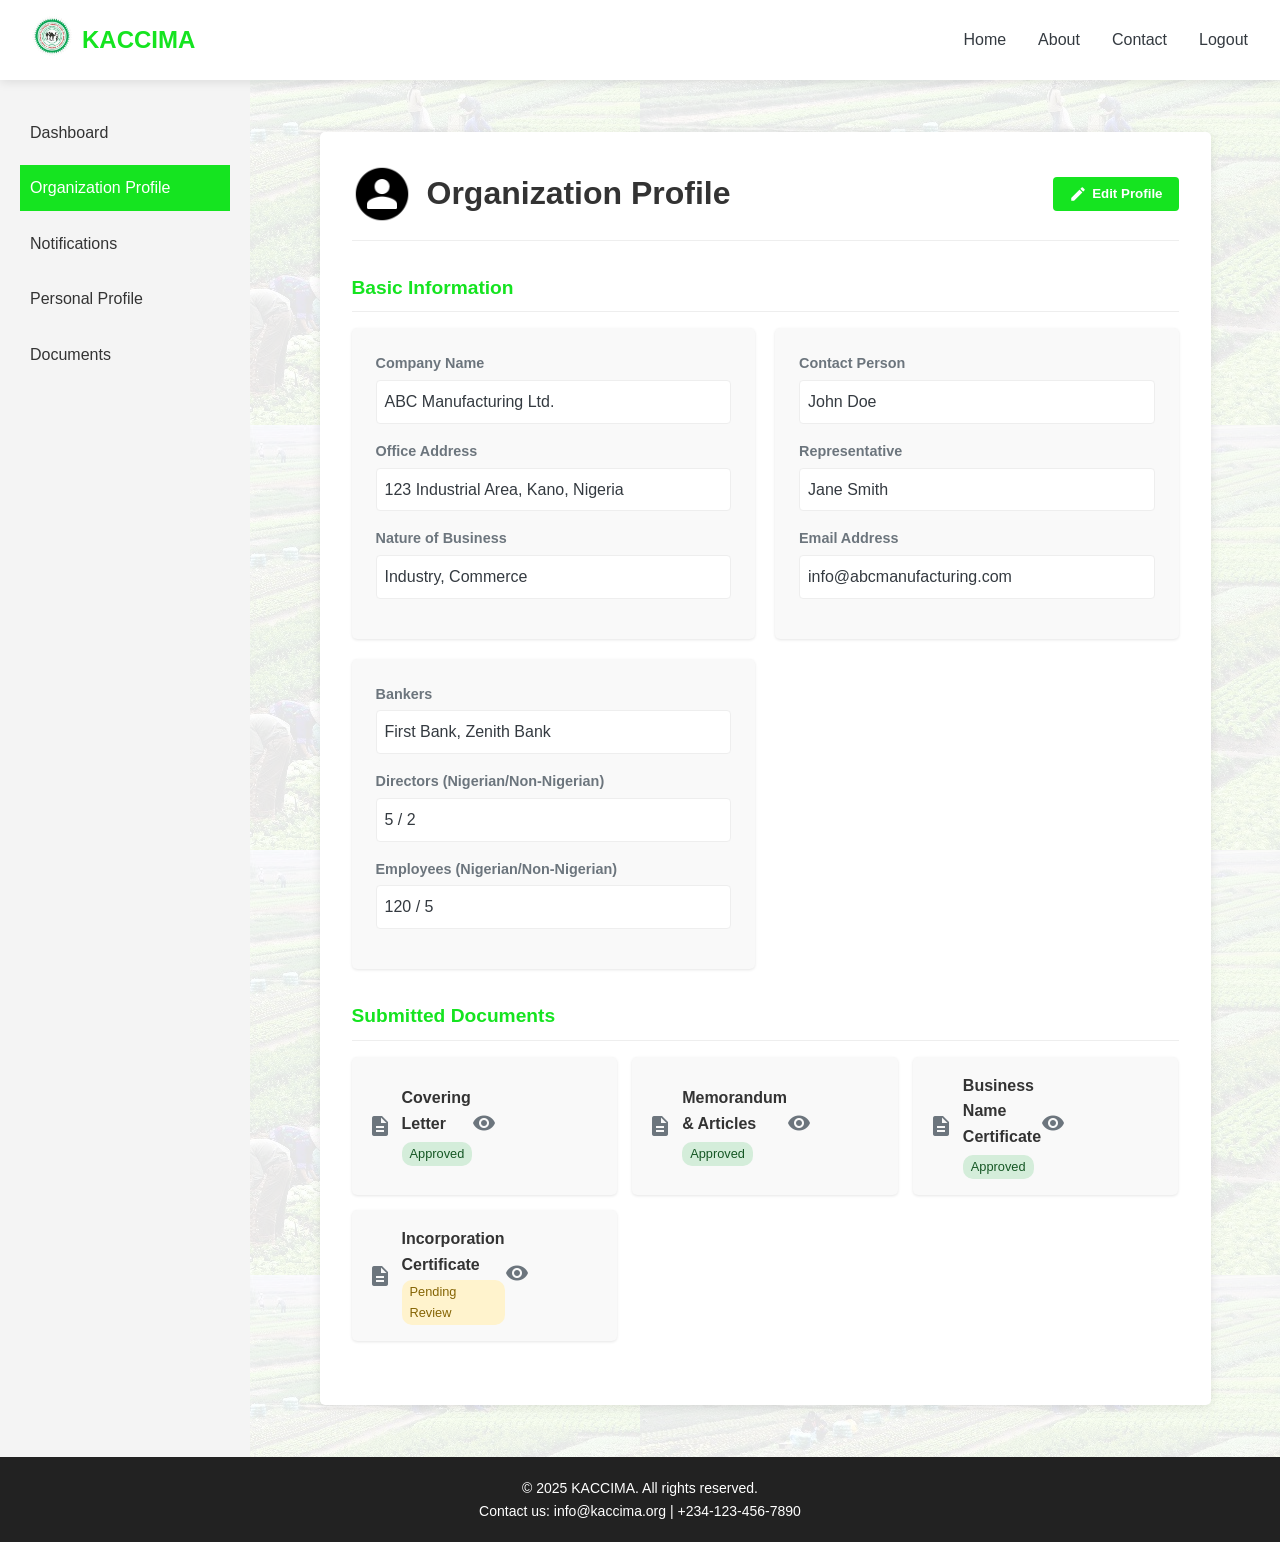
<file: profile.html>
<!DOCTYPE html>
<html lang="en">
<head>
    <meta charset="UTF-8">
    <meta name="viewport" content="width=device-width, initial-scale=1.0">
    <title>KACCIMA - Organization Profile</title>
    <style>
        /* Global Styles */
        :root {
            --primary-color: #15e420;
            --secondary-color: #6c757d;
            --success-color: #28a745;
            --light-color: #f8f9fa;
            --dark-color: #343a40;
            --white: #ffffff;
            --border-radius: 5px;
            --box-shadow: 0 2px 10px rgba(0, 0, 0, 0.1);
        }

        * {
            margin: 0;
            padding: 0;
            box-sizing: border-box;
            font-family: 'Segoe UI', Tahoma, Geneva, Verdana, sans-serif;
        }

        body {
            background-image: url(images/bg4.jpg);
            color: #333;
            line-height: 1.6;
            margin: 0;
        }

        /* Dashboard Layout with Sidebar */
        .dashboard-container {
            display: flex;
            min-height: calc(100vh - 60px);
        }

        /* Sidebar Styles (from profile page) */
        .sidebar {
            width: 250px;
            background-color: #f4f4f4;
            padding: 20px;
        }
        .sidebar ul {
            list-style-type: none;
            padding: 0;
        }
        .sidebar ul li {
            margin: 10px 0;
            padding: 10px;
            transition: background-color 0.3s;
        }
        .sidebar ul li:hover {
            background-color: #e9e9e9;
        }
        .sidebar ul li a {
            text-decoration: none;
            color: #333;
            display: flex;
            align-items: center;
        }
        .sidebar ul li.active {
            background-color: var(--primary-color);
        }
        .sidebar ul li.active a {
            color: white;
        }

        /* Main Content Area */
        .main-content {
            flex-grow: 1;
            padding: 20px;
            background-color: rgba(255,255,255,0.9);
        }

        /* Header Styles */
        header {
            background-color: var(--white);
            box-shadow: var(--box-shadow);
            position: sticky;
            top: 0;
            z-index: 100;
            width: 100%;
        }

        nav {
            display: flex;
            justify-content: space-between;
            align-items: center;
            padding: 1rem 2rem;
            max-width: 100%;
            margin: 0 auto;
        }

        .logo {
            display: flex;
            align-items: center;
        }

        .logo-text {
            margin-left: 10px;
            font-size: 24px;
            font-weight: bold;
            color: var(--primary-color);
        }

        nav ul {
            display: flex;
            list-style: none;
        }

        nav ul li {
            margin-left: 2rem;
        }

        nav ul li a {
            color: var(--dark-color);
            font-weight: 500;
            text-decoration: none;
        }

        nav ul li a:hover {
            color: var(--primary-color);
        }

        /* Profile Container */
        .profile-container {
            width: 90%;
            max-width: 1200px;
            margin: 2rem auto;
            padding: 2rem;
            background-color: var(--white);
            border-radius: var(--border-radius);
            box-shadow: var(--box-shadow);
        }

        .profile-header {
            display: flex;
            justify-content: space-between;
            align-items: center;
            margin-bottom: 2rem;
            padding-bottom: 1rem;
            border-bottom: 1px solid #eee;
        }

        .profile-title {
            display: flex;
            align-items: center;
        }

        .profile-title img {
            margin-right: 15px;
            width: 60px;
            height: 60px;
            border-radius: 50%;
            object-fit: cover;
        }

        .edit-btn {
            background-color: var(--primary-color);
            color: white;
            border: none;
            padding: 8px 16px;
            border-radius: 4px;
            cursor: pointer;
            font-weight: 600;
            display: flex;
            align-items: center;
        }

        .edit-btn:hover {
            background-color: #12c21e;
        }

        .edit-btn .material-icons {
            margin-right: 5px;
            font-size: 18px;
        }

        /* Profile Sections */
        .profile-section {
            margin-bottom: 2rem;
        }

        .section-title {
            font-size: 1.2rem;
            color: var(--primary-color);
            margin-bottom: 1rem;
            padding-bottom: 0.5rem;
            border-bottom: 1px solid #eee;
        }

        /* Profile Grid */
        .profile-grid {
            display: grid;
            grid-template-columns: repeat(auto-fill, minmax(300px, 1fr));
            gap: 20px;
        }

        .profile-card {
            background-color: #f9f9f9;
            border-radius: var(--border-radius);
            padding: 1.5rem;
            box-shadow: 0 1px 3px rgba(0,0,0,0.1);
        }

        .profile-field {
            margin-bottom: 1rem;
        }

        .field-label {
            font-weight: 600;
            color: var(--secondary-color);
            font-size: 0.9rem;
            margin-bottom: 0.3rem;
        }

        .field-value {
            font-size: 1rem;
            color: var(--dark-color);
            padding: 8px;
            background-color: white;
            border-radius: 4px;
            border: 1px solid #eee;
            min-height: 38px;
            display: flex;
            align-items: center;
        }

        /* Documents Section */
        .documents-list {
            display: grid;
            grid-template-columns: repeat(auto-fill, minmax(250px, 1fr));
            gap: 15px;
        }

        .document-item {
            background-color: #f9f9f9;
            border-radius: var(--border-radius);
            padding: 1rem;
            display: flex;
            align-items: center;
            box-shadow: 0 1px 3px rgba(0,0,0,0.1);
        }

        .document-icon {
            margin-right: 10px;
            color: var(--secondary-color);
        }

        .document-info {
            flex: 1;
        }

        .document-name {
            font-weight: 600;
            margin-bottom: 0.2rem;
        }

        .document-status {
            font-size: 0.8rem;
            padding: 2px 8px;
            border-radius: 10px;
            display: inline-block;
        }

        .status-pending {
            background-color: #fff3cd;
            color: #856404;
        }

        .status-approved {
            background-color: #d4edda;
            color: #155724;
        }

        .document-actions {
            display: flex;
            gap: 5px;
        }

        .action-btn {
            background: none;
            border: none;
            color: var(--secondary-color);
            cursor: pointer;
            font-size: 1.2rem;
        }

        .action-btn:hover {
            color: var(--primary-color);
        }

        /* Footer */
        footer {
            background-color: #222;
            color: #fff;
            text-align: center;
            padding: 20px 10px;
            width: 100%;
        }

        .footer-content {
            max-width: 1200px;
            margin: 0 auto;
            font-size: 14px;
        }

        /* Responsive Styles */
        @media (max-width: 768px) {
            .dashboard-container {
                flex-direction: column;
            }
            
            .sidebar {
                width: 100%;
                padding: 10px 0;
            }
            
            .sidebar ul {
                display: flex;
                overflow-x: auto;
                white-space: nowrap;
            }
            
            .sidebar ul li {
                padding: 10px 15px;
            }
            
            .profile-header {
                flex-direction: column;
                align-items: flex-start;
            }

            .edit-btn {
                margin-top: 1rem;
            }

            .profile-grid {
                grid-template-columns: 1fr;
            }

            nav ul {
                margin-top: 1rem;
            }

            nav ul li {
                margin-left: 1rem;
            }
        }
    </style>
    <link href="https://fonts.googleapis.com/icon?family=Material+Icons" rel="stylesheet">
</head>
<body>
    <header>
        <nav>
            <div class="logo">
                <a href="index.html"><img src="images/logo.png" alt="KACCIMA Logo" width="40" height="40"></a>
                <span class="logo-text">KACCIMA</span>
            </div>
            <ul>
                <li><a href="index.html">Home</a></li>
                <li><a href="#">About</a></li>
                <li><a href="#">Contact</a></li>
                <li><a href="logout.html">Logout</a></li>
            </ul>
        </nav>
    </header>

    <div class="dashboard-container">
        <!-- Sidebar with profile page style -->
        <aside class="sidebar">
            <ul>
                <li><a href="dashboard.html">Dashboard</a></li>
                <li class="active"><a href="organization-profile.html">Organization Profile</a></li>
                <li><a href="notification.html">Notifications</a></li>
                <li><a href="profile.html">Personal Profile</a></li>
                <li><a href="#">Documents</a></li>
            </ul>
        </aside>

        <!-- Main Content with original organization profile content -->
        <main class="main-content">
            <div class="profile-container">
                <div class="profile-header">
                    <div class="profile-title">
                        <img id="passportPhoto" src="images/default-avatar.png" alt="Organization Logo" class="profile-photo" width="70px" height="70px"> 
                        <h1>Organization Profile</h1>
                    </div>
                    <button class="edit-btn" onclick="location.href='edit-profile.html'">
                        <span class="material-icons">edit</span>
                        Edit Profile
                    </button>
                </div>

                <!-- Basic Information Section -->
                <div class="profile-section">
                    <h2 class="section-title">Basic Information</h2>
                    <div class="profile-grid">
                        <div class="profile-card">
                            <div class="profile-field">
                                <div class="field-label">Company Name</div>
                                <div class="field-value" id="companyName">ABC Manufacturing Ltd.</div>
                            </div>
                            <div class="profile-field">
                                <div class="field-label">Office Address</div>
                                <div class="field-value" id="officeAddress">123 Industrial Area, Kano, Nigeria</div>
                            </div>
                            <div class="profile-field">
                                <div class="field-label">Nature of Business</div>
                                <div class="field-value" id="businessNature">Industry, Commerce</div>
                            </div>
                        </div>

                        <div class="profile-card">
                            <div class="profile-field">
                                <div class="field-label">Contact Person</div>
                                <div class="field-value" id="contactPerson">John Doe</div>
                            </div>
                            <div class="profile-field">
                                <div class="field-label">Representative</div>
                                <div class="field-value" id="representative">Jane Smith</div>
                            </div>
                            <div class="profile-field">
                                <div class="field-label">Email Address</div>
                                <div class="field-value" id="email">info@abcmanufacturing.com</div>
                            </div>
                        </div>

                        <div class="profile-card">
                            <div class="profile-field">
                                <div class="field-label">Bankers</div>
                                <div class="field-value" id="bankers">First Bank, Zenith Bank</div>
                            </div>
                            <div class="profile-field">
                                <div class="field-label">Directors (Nigerian/Non-Nigerian)</div>
                                <div class="field-value" id="directors">5 / 2</div>
                            </div>
                            <div class="profile-field">
                                <div class="field-label">Employees (Nigerian/Non-Nigerian)</div>
                                <div class="field-value" id="employees">120 / 5</div>
                            </div>
                        </div>
                    </div>
                </div>

                <!-- Documents Section -->
                <div class="profile-section">
                    <h2 class="section-title">Submitted Documents</h2>
                    <div class="documents-list">
                        <div class="document-item">
                            <span class="material-icons document-icon">description</span>
                            <div class="document-info">
                                <div class="document-name">Covering Letter</div>
                                <span class="document-status status-approved">Approved</span>
                            </div>
                            <div class="document-actions">
                                <button class="action-btn" title="View">
                                    <span class="material-icons">visibility</span>
                                </button>
                                <button class="action-btn" title="Download">
                                    <span class="material-icons">download</span>
                                </button>
                            </div>
                        </div>

                        <div class="document-item">
                            <span class="material-icons document-icon">description</span>
                            <div class="document-info">
                                <div class="document-name">Memorandum & Articles</div>
                                <span class="document-status status-approved">Approved</span>
                            </div>
                            <div class="document-actions">
                                <button class="action-btn" title="View">
                                    <span class="material-icons">visibility</span>
                                </button>
                                <button class="action-btn" title="Download">
                                    <span class="material-icons">download</span>
                                </button>
                            </div>
                        </div>

                        <div class="document-item">
                            <span class="material-icons document-icon">description</span>
                            <div class="document-info">
                                <div class="document-name">Business Name Certificate</div>
                                <span class="document-status status-approved">Approved</span>
                            </div>
                            <div class="document-actions">
                                <button class="action-btn" title="View">
                                    <span class="material-icons">visibility</span>
                                </button>
                                <button class="action-btn" title="Download">
                                    <span class="material-icons">download</span>
                                </button>
                            </div>
                        </div>

                        <div class="document-item">
                            <span class="material-icons document-icon">description</span>
                            <div class="document-info">
                                <div class="document-name">Incorporation Certificate</div>
                                <span class="document-status status-pending">Pending Review</span>
                            </div>
                            <div class="document-actions">
                                <button class="action-btn" title="View">
                                    <span class="material-icons">visibility</span>
                                </button>
                                <button class="action-btn" title="Download">
                                    <span class="material-icons">download</span>
                                </button>
                            </div>
                        </div>
                    </div>
                </div>
            </div>
        </main>
    </div>

    <footer>
        <div class="footer-content">
            <p>&copy; 2025 KACCIMA. All rights reserved.</p>
            <p>Contact us: info@kaccima.org | +234-123-456-7890</p>
        </div>
    </footer>

    <script>
        // Load data from localStorage if available
        document.addEventListener('DOMContentLoaded', function() {
            const storedData = JSON.parse(localStorage.getItem('kaccimaRegistration'));
            const storedDocs = JSON.parse(localStorage.getItem('kaccimaUploadedDocuments'));

            if (storedData) {
                // Populate basic information
                document.getElementById('companyName').textContent = storedData.companyName;
                document.getElementById('officeAddress').textContent = storedData.officeAddress;
                document.getElementById('businessNature').textContent = storedData.businessNature.join(', ');
                document.getElementById('contactPerson').textContent = storedData.contactPerson;
                document.getElementById('representative').textContent = storedData.representative;
                document.getElementById('email').textContent = storedData.email;
                document.getElementById('bankers').textContent = storedData.bankers;
                document.getElementById('directors').textContent = `${storedData.directors.nigerian} / ${storedData.directors.nonNigerian}`;
                document.getElementById('employees').textContent = `${storedData.employees.nigerian} / ${storedData.employees.nonNigerian}`;
                
                // Load passport photo if available
                if (storedData.passportPhotoBase64) {
                    document.getElementById('passportPhoto').src = storedData.passportPhotoBase64;
                }
            }

            if (storedDocs) {
                // Update document statuses in the UI
                const docItems = document.querySelectorAll('.document-item');
                docItems.forEach(item => {
                    const docName = item.querySelector('.document-name').textContent;
                    const matchingDoc = storedDocs.find(doc => doc.name === docName);
                    
                    if (matchingDoc) {
                        const statusElement = item.querySelector('.document-status');
                        if (matchingDoc.approved) {
                            statusElement.textContent = 'Approved';
                            statusElement.className = 'document-status status-approved';
                        } else {
                            statusElement.textContent = 'Pending Review';
                            statusElement.className = 'document-status status-pending';
                        }
                    }
                });
            }

            // Add click handlers for document actions
            document.querySelectorAll('.action-btn').forEach(btn => {
                btn.addEventListener('click', function() {
                    const action = this.querySelector('.material-icons').textContent;
                    const docName = this.closest('.document-item').querySelector('.document-name').textContent;
                    
                    if (action === 'visibility') {
                        alert(`Viewing document: ${docName}`);
                        // In a real app, this would open a document viewer
                    } else if (action === 'download') {
                        alert(`Downloading document: ${docName}`);
                        // In a real app, this would trigger a download
                    }
                });
            });
        });
    </script>
</body>
</html>
</file>
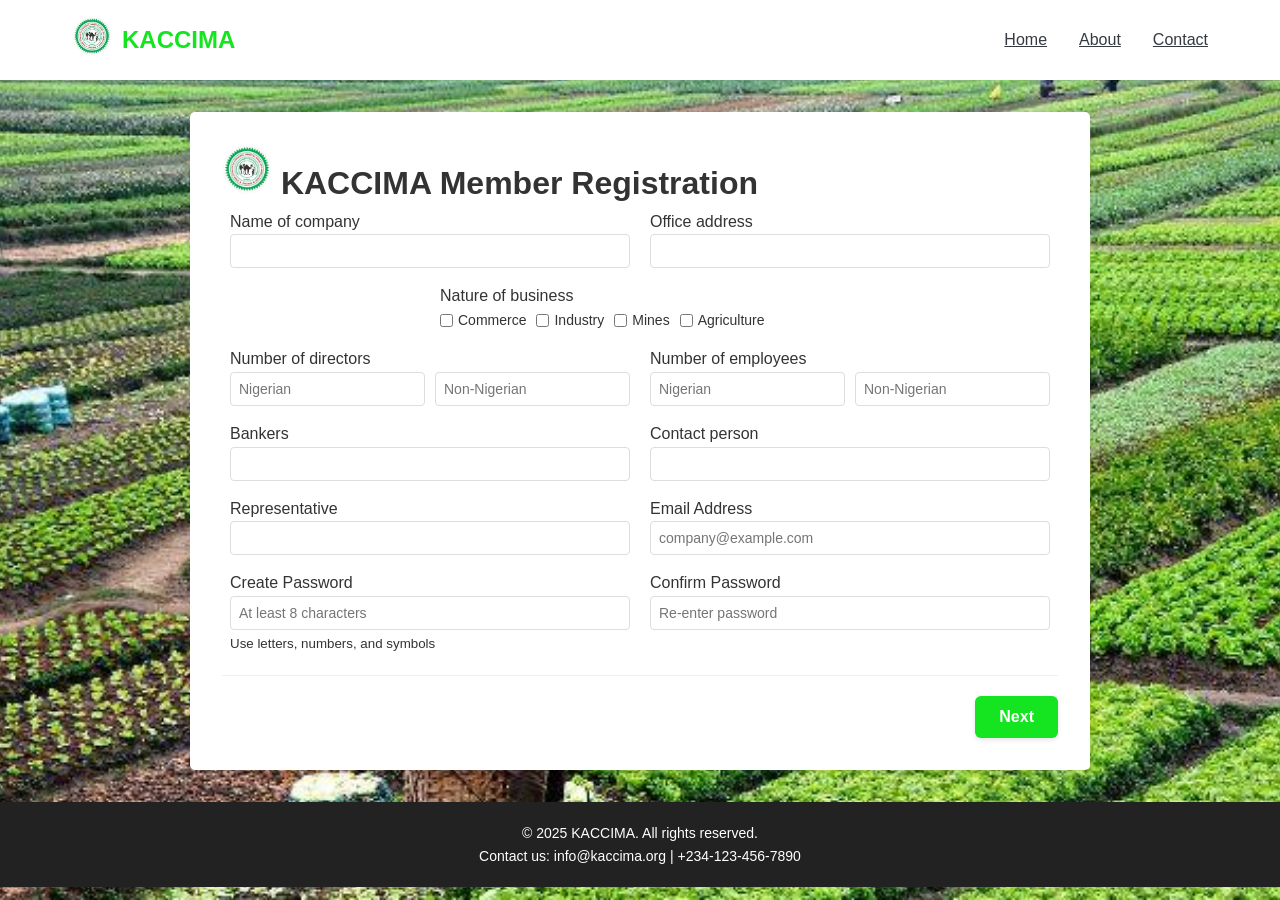
<file: register.html>
<!DOCTYPE html>
<html lang="en">
<head>
    <meta charset="UTF-8">
    <meta name="viewport" content="width=device-width, initial-scale=1.0">
    <title>KACCIMA - Member Registration</title>
   <link rel="stylesheet" href="styles/style.css">
    <link href="https://fonts.googleapis.com/icon?family=Material+Icons" rel="stylesheet">
</head>
<body>
    <div class="centered-container">
        <header>
            <nav>
                <div class="logo">
                    <a href="index.html"><img src="images/logo.png" alt="KACCIMA Logo" width="40" height="40"></a>
                    <span class="logo-text">KACCIMA</span>
                </div>
                <ul>
                    <li><a href="index.html">Home</a></li>
                    <li><a href="#">About</a></li>
                    <li><a href="#">Contact</a></li>
                </ul>
            </nav>
        </header>

        <main class="registration-container">
            <h1><img src="images/logo.png" alt="KACCIMA Logo" width="50" height="50"> KACCIMA Member Registration</h1>
            
            <form id="registrationForm" class="multi-step-form">
                <!-- Step 1: Company Information -->
                <div class="form-step" data-step="1">
                    <div class="form-row">
                        <div class="form-group">
                            <label for="companyName">Name of company</label>
                            <input type="text" id="companyName" name="companyName" required>
                        </div>
                        <div class="form-group">
                            <label for="officeAddress">Office address</label>
                            <input type="text" id="officeAddress" name="officeAddress" required>
                        </div>
                    </div>

                    <div class="form-row">
                        <div class="form-group">
                            <label>Nature of business</label>
                            <div class="checkbox-group">
                                <label><input type="checkbox" name="businessNature" value="commerce" id="commerce"> Commerce</label>
                                <label><input type="checkbox" name="businessNature" value="industry" id="industry"> Industry</label>
                                <label><input type="checkbox" name="businessNature" value="mines" id="mines"> Mines</label>
                                <label><input type="checkbox" name="businessNature" value="agriculture" id="agriculture"> Agriculture</label>
                            </div>
                        </div>
                    </div>

                    <div class="form-row">
                        <div class="form-group">
                            <label>Number of directors</label>
                            <div class="inline-inputs">
                                <input type="number" id="nigerianDirectors" name="nigerianDirectors" placeholder="Nigerian" min="0" required>
                                <input type="number" id="nonNigerianDirectors" name="nonNigerianDirectors" placeholder="Non-Nigerian" min="0" required>
                            </div>
                        </div>
                        <div class="form-group">
                            <label>Number of employees</label>
                            <div class="inline-inputs">
                                <input type="number" id="nigerianEmployees" name="nigerianEmployees" placeholder="Nigerian" min="0" required>
                                <input type="number" id="nonNigerianEmployees" name="nonNigerianEmployees" placeholder="Non-Nigerian" min="0" required>
                            </div>
                        </div>
                    </div>

                    <div class="form-row">
                        <div class="form-group">
                            <label for="bankers">Bankers</label>
                            <input type="text" id="bankers" name="bankers" required>
                        </div>
                        <div class="form-group">
                            <label for="contactPerson">Contact person</label>
                            <input type="text" id="contactPerson" name="contactPerson" required>
                        </div>
                    </div>

                    <div class="form-row">
                        <div class="form-group">
                            <label for="representative">Representative</label>
                            <input type="text" id="representative" name="representative" required>
                        </div>
                        <div class="form-group">
                            <label for="email">Email Address</label>
                            <input type="email" id="email" name="email" required placeholder="company@example.com">
                        </div>
                    </div>

                    <div class="form-row">
                        <div class="form-group">
                            <label for="password">Create Password</label>
                            <input type="password" id="password" name="password" required minlength="8" placeholder="At least 8 characters">
                            <small class="password-hint">Use letters, numbers, and symbols</small>
                        </div>
                        <div class="form-group">
                            <label for="confirmPassword">Confirm Password</label>
                            <input type="password" id="confirmPassword" name="confirmPassword" required placeholder="Re-enter password">
                            <small id="passwordError" class="error-message" style="display:none;">Passwords don't match!</small>
                        </div>
                    </div>

                    <!-- For the first step (Next button only) -->
<div class="form-navigation">
    <button type="button" class="btn next-step">Next</button>
</div>
                </div>
                
                <!-- Step 2: Document Upload -->
                <div class="form-step" data-step="2" style="display: none;">
                    <h3 style="text-align: center;">Upload Required Documents</h3>
                    
                    <div class="upload-section">
                        <div class="form-row">
                            <div class="upload-group">
                                <label for="coveringLetter" class="mui-label">Covering letter (company letterhead)</label>
                                <div class="mui-file-upload">
                                    <span class="material-icons">upload_file</span>
                                    <span class="file-label" id="label-coveringLetter">Choose file</span>
                                    <input type="file" id="coveringLetter" name="coveringLetter" required accept=".pdf">
                                </div>
                            </div>

                            <div class="upload-group">
                                <label for="memorandum" class="mui-label">Memorandum & articles</label>
                                <div class="mui-file-upload">
                                    <span class="material-icons">upload_file</span>
                                    <span class="file-label" id="label-memorandum">Choose file</span>
                                    <input type="file" id="memorandum" name="memorandum" required accept=".pdf">
                                </div>
                            </div>
                        </div>

                        <div class="form-row">
                            <div class="upload-group">
                                <label for="registrationCert" class="mui-label">Business name certificate</label>
                                <div class="mui-file-upload">
                                    <span class="material-icons">upload_file</span>
                                    <span class="file-label" id="label-registrationCert">Choose file</span>
                                    <input type="file" id="registrationCert" name="registrationCert" required accept=".pdf">
                                </div>
                            </div>

                            <div class="upload-group">
                                <label for="incorporationCert" class="mui-label">Incorporation certificate</label>
                                <div class="mui-file-upload">
                                    <span class="material-icons">upload_file</span>
                                    <span class="file-label" id="label-incorporationCert">Choose file</span>
                                    <input type="file" id="incorporationCert" name="incorporationCert" required accept=".pdf">
                                </div>
                            </div>
                        </div>

                        <div class="form-row">
                            <div class="upload-group">
                                <label for="premisesCert" class="mui-label">Business premises certificate</label>
                                <div class="mui-file-upload">
                                    <span class="material-icons">upload_file</span>
                                    <span class="file-label" id="label-premisesCert">Choose file</span>
                                    <input type="file" id="premisesCert" name="premisesCert" required accept=".pdf">
                                </div>
                            </div>

                            <div class="upload-group">
                                <label for="passportPhotos" class="mui-label">Passport photos</label>
                                <div class="mui-file-upload">
                                    <span class="material-icons">upload_file</span>
                                    <span class="file-label" id="label-passportPhotos">Choose files</span>
                                    <input type="file" id="passportPhotos" name="passportPhotos" multiple required accept=".jpg,.jpeg,.png">
                                </div>
                            </div>
                        </div>

                        <div class="form-row">
                            <div class="upload-group">
                                <label for="formC07" class="mui-label">Form C07</label>
                                <div class="mui-file-upload">
                                    <span class="material-icons">upload_file</span>
                                    <span class="file-label" id="label-formC07">Choose file</span>
                                    <input type="file" id="formC07" name="formC07" required accept=".pdf">
                                </div>
                            </div>
                             <div class="upload-group">
                                <label for="nationalId" class="mui-label">ID Document</label>
                                <div class="mui-file-upload">
                                    <span class="material-icons">upload_file</span>
                                    <span class="file-label" id="label-nationalId">Choose file</span>
                                    <input type="file" id="nationalId" name="nationalId" required accept=".pdf">
                                </div>
                            </div>
                        </div>
                        </div>

    <div class="form-navigation">
    <button type="button" class="btn prev-step">Previous</button>
    <button type="submit" class="btn">Submit Registration</button>
</div>
                </div>
            </form>
        </main>

        <footer>
            <div class="footer-content">
                <p>&copy; 2025 KACCIMA. All rights reserved.</p>
                <p>Contact us: info@kaccima.org | +234-123-456-7890</p>
            </div>
        </footer>
    </div>

    <script>
    document.addEventListener('DOMContentLoaded', function() {
        const form = document.getElementById('registrationForm');
        const steps = document.querySelectorAll('.form-step');
        let currentStep = 0;

        const password = document.getElementById('password');
        const confirmPassword = document.getElementById('confirmPassword');
        const passwordError = document.getElementById('passwordError');

        const fileInputs = [
            "coveringLetter", "memorandum", "registrationCert", "incorporationCert",
            "premisesCert", "passportPhotos", "nationalId", "formC07"
        ];

        // Setup file input label updates
        fileInputs.forEach(id => {
            const input = document.getElementById(id);
            const label = document.getElementById(`label-${id}`);
            input.addEventListener('change', function () {
                if (this.files.length > 0) {
                    label.textContent = this.files.length === 1 ? this.files[0].name : `${this.files.length} files selected`;
                } else {
                    label.textContent = "Choose file";
                }
            });
        });

        // Password match check
        confirmPassword.addEventListener('input', function() {
            passwordError.style.display = (password.value !== confirmPassword.value && confirmPassword.value.length > 0)
                ? 'block' : 'none';
        });

        showStep(currentStep);

        document.querySelector('.next-step').addEventListener('click', function() {
            if (validateStep(currentStep)) {
                currentStep++;
                showStep(currentStep);
            }
        });

        const prevBtn = document.querySelector('.prev-step');
        if (prevBtn) {
            prevBtn.addEventListener('click', function() {
                currentStep--;
                showStep(currentStep);
            });
        }

        // Submit Handler
        form.addEventListener('submit', function(e) {
            e.preventDefault();

            if (password.value !== confirmPassword.value) {
                passwordError.style.display = 'block';
                return;
            }

            const formData = {
                companyName: document.getElementById('companyName').value,
                officeAddress: document.getElementById('officeAddress').value,
                businessNature: Array.from(document.querySelectorAll('input[name="businessNature"]:checked')).map(cb => cb.value),
                directors: {
                    nigerian: document.getElementById('nigerianDirectors').value,
                    nonNigerian: document.getElementById('nonNigerianDirectors').value
                },
                employees: {
                    nigerian: document.getElementById('nigerianEmployees').value,
                    nonNigerian: document.getElementById('nonNigerianEmployees').value
                },
                bankers: document.getElementById('bankers').value,
                contactPerson: document.getElementById('contactPerson').value,
                representative: document.getElementById('representative').value,
                email: document.getElementById('email').value,
                password: password.value,
                documents: {}
            };

            const uploadedDocuments = [
                { name: "Covering Letter", fileName: document.getElementById('coveringLetter')?.files[0]?.name || "", approved: false },
                { name: "Memorandum & Articles", fileName: document.getElementById('memorandum')?.files[0]?.name || "", approved: false },
                { name: "Business Name Certificate", fileName: document.getElementById('registrationCert')?.files[0]?.name || "", approved: false },
                { name: "Incorporation Certificate", fileName: document.getElementById('incorporationCert')?.files[0]?.name || "", approved: false },
                { name: "Business Premises Certificate", fileName: document.getElementById('premisesCert')?.files[0]?.name || "", approved: false },
                { name: "Form C07", fileName: document.getElementById('formC07')?.files[0]?.name || "", approved: false },
                { name: "ID Document", fileName: document.getElementById('nationalId')?.files[0]?.name || "", approved: false }
            ];

            uploadedDocuments.forEach(doc => {
                formData.documents[doc.name] = doc.fileName;
            });

            // Handle passport photo (optional multiple)
            const passportPhotoInput = document.getElementById('passportPhotos');
            const passportFile = passportPhotoInput?.files[0];

            if (passportFile) {
                const reader = new FileReader();
                reader.onload = function(e) {
                    formData.passportPhotoBase64 = e.target.result;
                    saveToLocalStorage(formData, uploadedDocuments);
                };
                reader.readAsDataURL(passportFile);
            } else {
                saveToLocalStorage(formData, uploadedDocuments);
            }
        });

        function saveToLocalStorage(formData, uploadedDocuments) {
            localStorage.setItem('kaccimaRegistration', JSON.stringify(formData));
            localStorage.setItem('kaccimaUploadedDocuments', JSON.stringify(uploadedDocuments));
            window.location.href = 'payment.html';
        }

        function showStep(stepIndex) {
            steps.forEach((step, index) => {
                step.style.display = index === stepIndex ? 'block' : 'none';
            });
        }

        function validateStep(stepIndex) {
            // Placeholder for step-specific validations
            return true;
        }
    });
    </script>
</body>
</html>
</file>
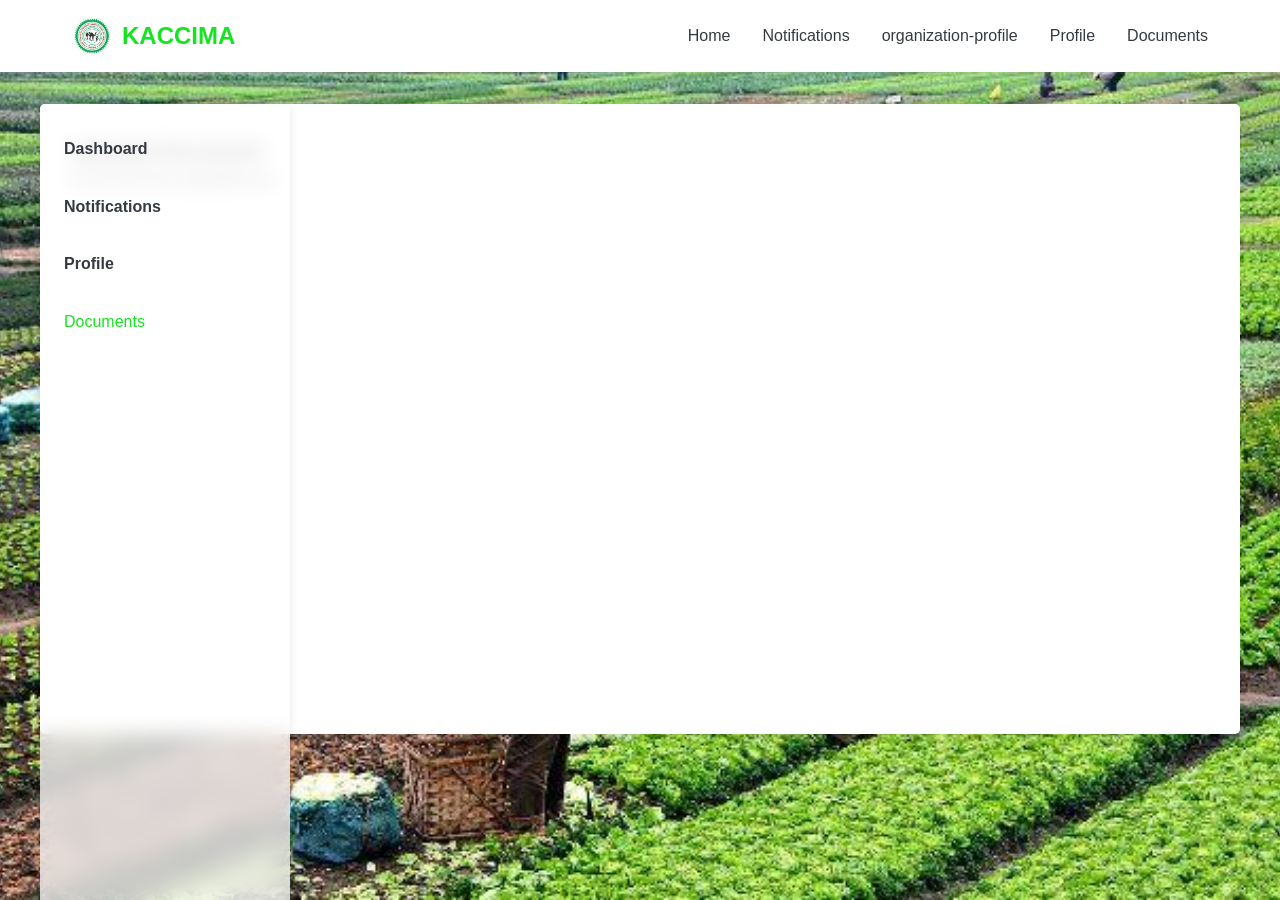
<file: revewedDucuments.html>
<!DOCTYPE html>
<html lang="en">
<head>
  <meta charset="UTF-8">
  <meta name="viewport" content="width=device-width, initial-scale=1">
  <title>KACCIMA - Documents</title>
  <link rel="stylesheet" href="styles.css">
  <style>
    .document-item {
      border: 1px solid #ddd;
      padding: 15px;
      margin-bottom: 15px;
      background-color: #f9f9f9;
      border-radius: 5px;
    }

    .document-item h4 {
      margin: 0 0 8px;
      color: #333;
    }

    .document-item p {
      margin: 4px 0;
    }

    .status.approved {
      color: green;
      font-weight: bold;
    }

    .status.pending {
      color: orange;
      font-weight: bold;
    }

    .download-link {
      display: inline-block;
      margin-top: 6px;
      color: #007bff;
      text-decoration: underline;
      cursor: pointer;
    }
  </style>
</head>
<body>
  <header>
    <nav>
      <div class="logo">
        <img src="images/logo.png" alt="KACCIMA Logo" width="40" height="40">
        <span class="logo-text">KACCIMA</span>
      </div>
      <ul>
        <li><a href="index.html">Home</a></li>
        <li><a href="notification.html">Notifications</a></li>
        <li ><a href="organization-profile.html">organization-profile</a></li>
        <li><a href="profile.html">Profile</a></li>
        <li class="active"><a href="revewedDucuments.html">Documents</a></li>
      </ul>
    </nav>
  </header>

  <main class="dashboard-container">
    <aside class="sidebar">
      <ul>
        <li><a href="dashboard.html">Dashboard</a></li>
        <li><a href="notification.html">Notifications</a></li>
        <li><a href="profile.html">Profile</a></li>
        <li class="active"><a href="revewedDucuments.html">Documents</a></li>
      </ul>
    </aside>

    <section class="dashboard-content">
      <h3>Uploaded Documents</h3>
      <div id="documentsList" class="documents-list"></div>
    </section>
  </main>

  <script>
    document.addEventListener("DOMContentLoaded", () => {
      const docs = JSON.parse(localStorage.getItem("kaccimaUploadedDocuments")) || [];

      const container = document.getElementById("documentsList");

      if (docs.length === 0) {
        container.innerHTML = "<p>No documents uploaded yet.</p>";
      } else {
        docs.forEach(doc => {
          const div = document.createElement("div");
          div.className = "document-item";
          div.innerHTML = `
            <h4>${doc.name}</h4>
            <p><strong>File Name:</strong> ${doc.fileName || 'Not uploaded'}</p>
            <p><strong>Status:</strong> 
              <span class="status ${doc.approved ? 'approved' : 'pending'}">
                ${doc.approved ? 'Approved' : 'Pending'}
              </span>
            </p>
            ${doc.fileName ? `<p><span class="download-link" onclick="alert('Download not available – file is not stored on server')">Download</span></p>` : ''}
          `;
          container.appendChild(div);
        });
      }
    });
  </script>
</body>
</html>
</file>
<file: styles.css>
/* Global Styles */
:root {
    --primary-color: #15e420;
    --secondary-color: #6c757d;
    --success-color: #28a745;
    --light-color: #f8f9fa;
    --dark-color: #343a40;
    --white: #ffffff;
    --border-radius: 5px;
    --box-shadow: 0 2px 10px rgba(0, 0, 0, 0.1);
}
 .sidebar {
            width: var(--sidebar-width);
            background-color: var(--white);
            box-shadow: var(--box-shadow);
            position: fixed;
            height: 100vh;
            padding: 20px 0;
            transition: all 0.3s;
            z-index: 100;
        }

* {
    margin: 0;
    padding: 0;
    box-sizing: border-box;
    font-family: 'Segoe UI', Tahoma, Geneva, Verdana, sans-serif;
}

body {
    background-image: url(images/bg4.jpg);
    background-size: cover;
    background-position: center;
    background-repeat: no-repeat;
    background-attachment: fixed; /* optional: keeps the background fixed on scroll */
    
    color: #333;
    line-height: 1.6;
    margin: 0;
    min-height: 100vh;
}


a {
    text-decoration: none;
    color: var(--primary-color);
}

.btn {
    display: inline-block;
    padding: 10px 20px;
    background-color: var(--primary-color);
    color: var(--white);
    border: none;
    border-radius: var(--border-radius);
    cursor: pointer;
    font-size: 16px;
    transition: all 0.3s ease;
}

.btn:hover {
    background-color: #004494;
    transform: translateY(-2px);
}

.btn.outline {
    background-color: transparent;
    border: 1px solid var(--primary-color);
    color: var(--primary-color);
}

.btn.outline:hover {
    background-color: var(--primary-color);
    color: var(--white);
}

/* Header Styles */
header {
    background-color: var(--white);
    box-shadow: var(--box-shadow);
    position: sticky;
    top: 0;
    z-index: 100;
}

nav {
    display: flex;
    justify-content: space-between;
    align-items: center;
    padding: 1rem 2rem;
    max-width: 1200px;
    margin: 0 auto;
}

.logo {
    display: flex;
    align-items: center;
}

/* If you want text next to the logo */
.logo-text {
    margin-left: 10px;
    font-size: 24px;
    font-weight: bold;
    color: var(--primary-color);
}

nav ul {
    display: flex;
    list-style: none;
}

nav ul li {
    margin-left: 2rem;
}

nav ul li a {
    color: var(--dark-color);
    font-weight: 500;
}

nav ul li a:hover {
    color: var(--primary-color);
}

.auth-buttons .btn {
    margin-left: 1rem;
}

.user-menu {
    display: flex;
    align-items: center;
}

.username {
    margin-right: 1rem;
    font-weight: 500;
}

.logout-btn {
    background: none;
    border: none;
    color: var(--secondary-color);
    cursor: pointer;
}

.logout-btn:hover {
    color: var(--primary-color);
}

/* Hero Section */
.hero {
    background: linear-gradient(rgba(0, 0, 0, 0.7), rgba(0, 0, 0, 0.7)), url('https://via.placeholder.com/1920x1080');
    background-size: cover;
    background-position: center;
    color: var(--white);
    padding: 5rem 2rem;
    text-align: center;
    min-height: 70vh;
    display: flex;
    flex-direction: column;
    justify-content: center;
    align-items: center;
}

.hero h1 {
    font-size: 3rem;
    margin-bottom: 2rem;
    line-height: 1.2;
}

.cta-buttons {
    margin-top: 2rem;
}

/* Auth Container */
.auth-container {
    display: flex;
    justify-content: center;
    align-items: center;
    min-height: 80vh;
    padding: 2rem;
}

.auth-form {
    background-color: var(--white);
    padding: 2rem;
    border-radius: var(--border-radius);
    box-shadow: var(--box-shadow);
    width: 100%;
    max-width: 500px;
}

.auth-form h2 {
    margin-bottom: 1.5rem;
    text-align: center;
    color: var(--primary-color);
}

.form-group {
    margin-bottom: 1.5rem;
}

.form-group label {
    display: block;
    margin-bottom: 0.5rem;
    font-weight: 500;
}

.form-group input {
    width: 100%;
    padding: 0.75rem;
    border: 1px solid #ddd;
    border-radius: var(--border-radius);
    font-size: 16px;
}

.auth-links {
    margin-top: 1.5rem;
    text-align: center;
}

.auth-links a {
    display: block;
    margin-bottom: 0.5rem;
}

/* Registration Container */
.registration-container {
    max-width: 800px;
    margin: 2rem auto;
    padding: 2rem;
    background-color: var(--white);
    border-radius: var(--border-radius);
    box-shadow: var(--box-shadow);
}

.registration-container h1 {
    color: var(--primary-color);
    margin-bottom: 2rem;
}


.multi-step-form {
    position: relative;
}

.form-step {
    display: none;
}

.form-step.active {
    display: block;
}

.checkbox-group {
    display: flex;
    flex-wrap: wrap;
    gap: 1rem;
}

.checkbox-group label {
    display: flex;
    align-items: center;
    cursor: pointer;
}

.checkbox-group input {
    margin-right: 0.5rem;
}

.inline-inputs {
    display: flex;
    gap: 1rem;
}

.inline-inputs input {
    flex: 1;
}

.upload-group {
    margin-bottom: 1.5rem;
}

.upload-group label {
    display: block;
    margin-bottom: 0.5rem;
    font-weight: 500;
}

.upload-group input[type="file"] {
    width: 100%;
    padding: 0.5rem;
    border: 1px dashed #ddd;
    border-radius: var(--border-radius);
}

.form-navigation {
    display: flex;
    gap: 10px; /* Adjust space between buttons if needed */
    justify-content: flex-start; /* Aligns buttons to the left */
    margin-top: 10px;
}


/* Payment Container */
.payment-container {
    max-width: 800px;
    margin: 2rem auto;
    padding: 2rem;
    background-color: var(--white);
    border-radius: var(--border-radius);
    box-shadow: var(--box-shadow);
}

.payment-methods h2 {
    color: var(--primary-color);
    margin-bottom: 1rem;
}

.fee {
    font-size: 1.2rem;
    font-weight: bold;
    margin-bottom: 2rem;
    color: var(--success-color);
}

.payment-option {
    display: none;
    padding: 1.5rem;
    border: 1px solid #ddd;
    border-radius: var(--border-radius);
    margin-bottom: 1.5rem;
}

.payment-option.active {
    display: block;
}

.payment-tabs {
    display: flex;
    border-bottom: 1px solid #ddd;
    margin-bottom: 1.5rem;
}

.tab-btn {
    padding: 0.75rem 1.5rem;
    background: none;
    border: none;
    border-bottom: 3px solid transparent;
    cursor: pointer;
    font-weight: 500;
}

.tab-btn.active {
    border-bottom-color: var(--primary-color);
    color: var(--primary-color);
}

.card-form {
    margin-top: 1rem;
}

/* Dashboard Styles */
.dashboard-container {
    display: flex;
    max-width: 1200px;
    margin: 2rem auto;
    min-height: 70vh;
}
.sidebar {
    width: 250px;
    background-color: rgba(255, 255, 255, 0.75);
    backdrop-filter: blur(10px); /* Adds blur behind */
    -webkit-backdrop-filter: blur(10px); /* For Safari */
    border-radius: var(--border-radius);
    box-shadow: var(--box-shadow);
    padding: 1.5rem;
    margin-right: 2rem;
    font-weight: bold;
    font-family: 'Times New Roman', Times, serif;
    font-style: initial;
}


.sidebar ul {
    list-style: none;
}

.sidebar li {
    margin-bottom: 1rem;
}

.sidebar a {
    display: block;
    padding: 0.5rem 0;
    color: var(--dark-color);
}

.sidebar a:hover, .sidebar li.active a {
    color: var(--primary-color);
    font-weight: 500;
}

.dashboard-content {
    flex: 1;
    background-color: var(--white);
    border-radius: var(--border-radius);
    box-shadow: var(--box-shadow);
    padding: 2rem;
}

.notification {
    padding: 1rem;
    border-radius: var(--border-radius);
    margin-bottom: 2rem;
}

.notification.success {
    background-color: rgba(40, 167, 69, 0.1);
    border-left: 4px solid var(--success-color);
    color: var(--success-color);
}

.membership-status, .contact-info, .profile-info {
    margin-bottom: 2rem;
    padding-bottom: 1.5rem;
    border-bottom: 1px solid #eee;
}

.profile-info .info-item {
    display: flex;
    margin-bottom: 1rem;
}

.profile-info .label {
    font-weight: 500;
    width: 150px;
}

.profile-info .value.active {
    color: var(--success-color);
    font-weight: 500;
}

/* Responsive Styles */
@media (max-width: 768px) {
    nav {
        flex-direction: column;
        padding: 1rem;
    }
    
    nav ul {
        margin: 1rem 0;
    }
    
    .auth-buttons {
        margin-top: 1rem;
    }
    
    .hero h1 {
        font-size: 2rem;
    }
    
    .dashboard-container {
        flex-direction: column;
    }
    
    .sidebar {
        width: 100%;
        margin-right: 0;
        margin-bottom: 1rem;
    }
    
    .inline-inputs {
        flex-direction: column;
        gap: 1rem;
    }
}

/* Footer styles */
footer {
    background-color: #222;
    color: #fff;
    text-align: center;
    padding: 20px 10px;
    position: relative;
    z-index: 10;
}

.footer-content {
    max-width: 1200px;
    margin: 0 auto;
    font-size: 14px;
}
.upload-grid {
    display: grid;
    grid-template-columns: repeat(auto-fit, minmax(300px, 1fr));
    gap: 20px;
}

@import url('https://fonts.googleapis.com/icon?family=Material+Icons');

.upload-group {
    margin-bottom: 20px;
}

.mui-label {
    font-size: 14px;
    color: rgba(0, 0, 0, 0.87);
    margin-bottom: 8px;
    display: inline-block;
}

.mui-file-upload {
    position: relative;
    display: flex;
    align-items: center;
    padding: 12px 16px;
    border: 1px solid rgba(0, 0, 0, 0.23);
    border-radius: 4px;
    background-color: #f5f5f5;
    cursor: pointer;
    transition: border-color 0.3s, box-shadow 0.3s;
    font-family: Roboto, sans-serif;
    font-size: 14px;
}

.mui-file-upload:hover {
    border-color: #3f51b5;
    box-shadow: 0 0 0 2px rgba(63, 81, 181, 0.2);
}

.mui-file-upload .material-icons {
    margin-right: 8px;
    color: #3f51b5;
}

.mui-file-upload input[type="file"] {
    position: absolute;
    top: 0;
    left: 0;
    opacity: 0;
    width: 100%;
    height: 100%;
    cursor: pointer;
}

.upload-group {
    margin-bottom: 20px;
    flex: 1 1 calc(50% - 16px);
    min-width: 250px;
}

.mui-label {
    font-size: 14px;
    color: rgba(0, 0, 0, 0.87);
    margin-bottom: 8px;
    display: inline-block;
}

.mui-file-upload {
    position: relative;
    display: flex;
    align-items: center;
    padding: 12px 16px;
    border: 1px solid rgba(0, 0, 0, 0.23);
    border-radius: 4px;
    background-color: #f5f5f5;
    cursor: pointer;
    transition: border-color 0.3s, box-shadow 0.3s;
    font-family: Roboto, sans-serif;
    font-size: 14px;
}

.mui-file-upload:hover {
    border-color: #3f51b5;
    box-shadow: 0 0 0 2px rgba(63, 81, 181, 0.2);
}

.mui-file-upload .material-icons {
    margin-right: 8px;
    color: #3f51b5;
}

.mui-file-upload input[type="file"] {
    position: absolute;
    top: 0;
    left: 0;
    opacity: 0;
    width: 100%;
    height: 100%;
    cursor: pointer;
}
 :root {
            --primary-color: #15e420;
            --secondary-color: #6c757d;
            --success-color: #28a745;
            --warning-color: #ffc107;
            --danger-color: #dc3545;
            --light-color: #f8f9fa;
            --dark-color: #343a40;
            --white: #ffffff;
            --sidebar-width: 250px;
            --header-height: 60px;
            --border-radius: 5px;
            --box-shadow: 0 2px 10px rgba(0, 0, 0, 0.1);
        }

        * {
            margin: 0;
            padding: 0;
            box-sizing: border-box;
            font-family: 'Segoe UI', Tahoma, Geneva, Verdana, sans-serif;
        }

      

        /* Sidebar Styles */
    

        .sidebar-header {
            padding: 0 20px 20px;
            border-bottom: 1px solid #eee;
        }

        .sidebar-header h3 {
            color: var(--primary-color);
            font-size: 1.3rem;
        }

        .sidebar-menu {
            padding: 20px 0;
        }

        .menu-item {
            padding: 12px 20px;
            display: flex;
            align-items: center;
            color: var(--secondary-color);
            text-decoration: none;
            transition: all 0.3s;
        }

        .menu-item:hover, .menu-item.active {
            background-color: rgba(21, 228, 32, 0.1);
            color: var(--primary-color);
            border-left: 3px solid var(--primary-color);
        }

        .menu-item .material-icons {
            margin-right: 10px;
            font-size: 20px;
        }

        /* Main Content Area */
        .main-content {
            flex: 1;
            margin-left: var(--sidebar-width);
            transition: all 0.3s;
        }

        /* Header Styles */
        .header {
            height: var(--header-height);
            background-color: var(--white);
            box-shadow: var(--box-shadow);
            display: flex;
            justify-content: space-between;
            align-items: center;
            padding: 0 20px;
            position: sticky;
            top: 0;
            z-index: 90;
        }

        .header-left {
            display: flex;
            align-items: center;
        }

        .header-right {
            display: flex;
            align-items: center;
        }

        .user-profile {
            display: flex;
            align-items: center;
            cursor: pointer;
        }

        .user-avatar {
            width: 40px;
            height: 40px;
            border-radius: 50%;
            margin-right: 10px;
            object-fit: cover;
        }

        .user-name {
            font-weight: 500;
            margin-right: 5px;
        }

        /* Content Area */
        .content {
            padding: 20px;
        }

        .page-header {
            display: flex;
            justify-content: space-between;
            align-items: center;
            margin-bottom: 20px;
        }

        .page-title {
            font-size: 1.5rem;
            color: var(--dark-color);
        }

        /* Dashboard Stats */
        .stats-container {
            display: grid;
            grid-template-columns: repeat(auto-fill, minmax(200px, 1fr));
            gap: 20px;
            margin-bottom: 30px;
        }

        .stat-card {
            background-color: var(--white);
            border-radius: var(--border-radius);
            padding: 20px;
            box-shadow: var(--box-shadow);
            display: flex;
            flex-direction: column;
        }

        .stat-title {
            font-size: 0.9rem;
            color: var(--secondary-color);
            margin-bottom: 10px;
        }

        .stat-value {
            font-size: 1.8rem;
            font-weight: 600;
            color: var(--dark-color);
        }

        .stat-change {
            margin-top: 10px;
            font-size: 0.8rem;
            display: flex;
            align-items: center;
        }

        .stat-change.positive {
            color: var(--success-color);
        }

        .stat-change.negative {
            color: var(--danger-color);
        }

        /* Tables */
        .table-container {
            background-color: var(--white);
            border-radius: var(--border-radius);
            box-shadow: var(--box-shadow);
            padding: 20px;
            margin-bottom: 20px;
        }

        .table-header {
            display: flex;
            justify-content: space-between;
            align-items: center;
            margin-bottom: 15px;
        }

        .table-title {
            font-size: 1.2rem;
            color: var(--dark-color);
        }

        .search-box {
            display: flex;
            align-items: center;
            background-color: #f5f7fa;
            border-radius: var(--border-radius);
            padding: 8px 12px;
        }

        .search-box input {
            border: none;
            background: transparent;
            outline: none;
            padding: 0 8px;
            width: 200px;
        }

        table {
            width: 100%;
            border-collapse: collapse;
        }

        th, td {
            padding: 12px 15px;
            text-align: left;
            border-bottom: 1px solid #eee;
        }

        th {
            background-color: #f8f9fa;
            font-weight: 600;
            color: var(--dark-color);
        }

        tr:hover {
            background-color: #f9f9f9;
        }

        .status-badge {
            display: inline-block;
            padding: 4px 8px;
            border-radius: 12px;
            font-size: 0.8rem;
            font-weight: 500;
        }

        .status-pending {
            background-color: #fff3cd;
            color: #856404;
        }

        .status-approved {
            background-color: #d4edda;
            color: #155724;
        }

        .status-rejected {
            background-color: #f8d7da;
            color: #721c24;
        }

        .status-paid {
            background-color: #d1ecf1;
            color: #0c5460;
        }

        .action-btn {
            padding: 6px 12px;
            border-radius: var(--border-radius);
            border: none;
            cursor: pointer;
            font-size: 0.8rem;
            font-weight: 500;
            margin-right: 5px;
            display: inline-flex;
            align-items: center;
        }

        .action-btn .material-icons {
            font-size: 16px;
            margin-right: 4px;
        }

        .btn-view {
            background-color: #e2e3e5;
            color: #383d41;
        }

        .btn-approve {
            background-color: var(--success-color);
            color: white;
        }

        .btn-reject {
            background-color: var(--danger-color);
            color: white;
        }

        .btn-verify {
            background-color: var(--primary-color);
            color: white;
        }

        /* Document Review Modal */
        .modal {
            display: none;
            position: fixed;
            top: 0;
            left: 0;
            width: 100%;
            height: 100%;
            background-color: rgba(0,0,0,0.5);
            z-index: 1000;
            justify-content: center;
            align-items: center;
        }

        .modal-content {
            background-color: white;
            border-radius: var(--border-radius);
            width: 80%;
            max-width: 900px;
            max-height: 80vh;
            overflow: auto;
            box-shadow: 0 5px 15px rgba(0,0,0,0.3);
        }

        .modal-header {
            padding: 15px 20px;
            border-bottom: 1px solid #eee;
            display: flex;
            justify-content: space-between;
            align-items: center;
        }

        .modal-title {
            font-size: 1.3rem;
            color: var(--dark-color);
        }

        .close-btn {
            background: none;
            border: none;
            font-size: 1.5rem;
            cursor: pointer;
            color: var(--secondary-color);
        }

        .modal-body {
            padding: 20px;
        }

        .document-viewer {
            width: 100%;
            height: 500px;
            border: 1px solid #eee;
            margin-bottom: 20px;
            display: flex;
            justify-content: center;
            align-items: center;
            background-color: #f9f9f9;
        }

        .document-actions {
            display: flex;
            justify-content: flex-end;
            gap: 10px;
            padding-top: 15px;
            border-top: 1px solid #eee;
        }

        /* Responsive Styles */
        @media (max-width: 992px) {
            .sidebar {
                width: 70px;
                overflow: hidden;
            }

            .sidebar-header h3, .menu-item span {
                display: none;
            }

            .menu-item {
                justify-content: center;
                padding: 15px 0;
            }

            .menu-item .material-icons {
                margin-right: 0;
            }

            .main-content {
                margin-left: 70px;
            }
        }

        @media (max-width: 768px) {
            .stats-container {
                grid-template-columns: 1fr 1fr;
            }

            .header-right .user-name {
                display: none;
            }
        }

        @media (max-width: 576px) {
            .stats-container {
                grid-template-columns: 1fr;
            }

            .table-header {
                flex-direction: column;
                align-items: flex-start;
            }

            .search-box {
                margin-top: 10px;
                width: 100%;
            }

            .search-box input {
                width: 100%;
            }
        }
           /* Main Content */
    main.main-content {
      margin-left: var(--sidebar-width);
      padding: 30px 40px;
      background-color: var(--light-gray);
      min-height: 100vh;
    }

    header.header {
      display: flex;
      justify-content: space-between;
      align-items: center;
      margin-bottom: 30px;
    }
    header.header .header-left span {
      font-size: 28px;
      cursor: pointer;
      color: var(--primary-color);
    }
    header.header .user-profile {
      display: flex;
      align-items: center;
      gap: 10px;
      cursor: pointer;
      color: var(--dark-gray);
      font-weight: 600;
    }
    .user-avatar {
      width: 36px;
      height: 36px;
      border-radius: 50%;
      object-fit: cover;
      border: 2px solid var(--primary-color);
    }

    /* Content container */
    .content {
      max-width: 900px;
      margin: auto;
      background: var(--white);
      padding: 30px;
      border-radius: 12px;
      box-shadow: var(--box-shadow);
    }

    /* Section title */
    .section-title {
      font-size: 1.4rem;
      font-weight: 700;
      color: var(--primary-color);
      border-bottom: 3px solid var(--primary-color);
      padding-bottom: 6px;
      margin-bottom: 25px;
    }

    /* Form Styles */
    form {
      margin-bottom: 40px;
    }
    .form-group {
      margin-bottom: 18px;
    }
    label {
      display: block;
      font-weight: 600;
      margin-bottom: 6px;
      color: var(--dark-gray);
    }
    input[type="text"],
    input[type="email"],
    input[type="password"],
    input[type="file"] {
      width: 100%;
      padding: 12px 14px;
      border: 1.5px solid var(--border-gray);
      border-radius: 8px;
      font-size: 1rem;
      transition: border-color 0.3s;
      background-color: var(--input-bg);
      color: var(--text-color);
    }
    input[type="text"]:focus,
    input[type="email"]:focus,
    input[type="password"]:focus,
    input[type="file"]:focus {
      outline: none;
      border-color: var(--primary-color);
      box-shadow: 0 0 8px var(--primary-color);
    }

    /* Buttons */
    button.btn-primary {
      background-color: var(--primary-color);
      border: none;
      padding: 14px 28px;
      font-size: 1rem;
      color: white;
      border-radius: 8px;
      font-weight: 700;
      cursor: pointer;
      transition: background-color 0.3s;
    }
    button.btn-primary:hover {
      background-color: var(--primary-color-dark);
    }

    /* Success & error message */
    .message {
      margin-top: 15px;
      padding: 14px 20px;
      border-radius: 6px;
      font-weight: 600;
      display: none;
    }
    .message.success {
      background-color: var(--success-bg);
      color: var(--success-text);
      border-left: 5px solid var(--success-border);
    }
    .message.error {
      background-color: var(--error-bg);
      color: var(--error-text);
      border-left: 5px solid var(--error-border);
    }
</file>
<file: styles/style.css>
/* Button Styles */
    .btn {
        display: inline-block;
        padding: 12px 24px;
        font-size: 16px;
        font-weight: 600;
        text-align: center;
        text-decoration: none;
        border-radius: 6px;
        cursor: pointer;
        transition: all 0.3s ease;
        border: none;
        box-shadow: 0 2px 5px rgba(0, 0, 0, 0.1);
    }
  
   
.page-tittle{
    color: #ffffff;
}
    /* Primary Button (Next/Submit) */
    .btn {
        background-color: var(--primary-color);
        color: white;
    }

    .btn:hover {
        background-color: #12c21e;
        transform: translateY(-2px);
        box-shadow: 0 4px 8px rgba(0, 0, 0, 0.15);
    }

    .btn:active {
        transform: translateY(0);
        box-shadow: 0 2px 3px rgba(0, 0, 0, 0.1);
    }

    /* Secondary Button (Previous) */
    .btn.prev-step {
        background-color: #f0f0f0;
        color: #333;
        margin-right: 15px;
    }

    .btn.prev-step:hover {
        background-color: #e0e0e0;
    }

    /* Form Navigation Container */
    .form-navigation {
        display: flex;
        justify-content: center;
        margin-top: 30px;
        padding-top: 20px;
        border-top: 1px solid #eee;
    }

    /* Single Button Navigation (Next step) */
    .form-navigation:has(.next-step:only-child) {
        justify-content: flex-end;
    }

    /* Responsive Adjustments */
    @media (max-width: 768px) {
        .btn {
            padding: 10px 20px;
            font-size: 15px;
        }
        
        .form-navigation {
            flex-wrap: wrap;
            gap: 10px;
        }
        
        .btn.prev-step {
            margin-right: 0;
        }
    }

        /* Global Styles */
        :root {
            --primary-color: #15e420;
            --secondary-color: #6c757d;
            --success-color: #28a745;
            --light-color: #f8f9fa;
            --dark-color: #343a40;
            --white: #ffffff;
            --border-radius: 5px;
            --box-shadow: 0 2px 10px rgba(0, 0, 0, 0.1);
        }

        * {
            margin: 0;
            padding: 0;
            box-sizing: border-box;
            font-family: 'Segoe UI', Tahoma, Geneva, Verdana, sans-serif;
        }

        body {
            background-image: url(../images/bg4.jpg);
            background-size: cover;
            background-position: center;
            background-repeat: no-repeat;
            background-attachment: fixed;
            color: #333;
            line-height: 1.6;
            margin: 0;
            min-height: 100vh;
        }

        /* Centered Container */
        .centered-container {
            display: flex;
            flex-direction: column;
            align-items: center;
            min-height: 100vh;
        }

        /* Form Styles */
        .form-row {
            display: flex;
            flex-wrap: wrap;
            gap: 20px;
            margin-bottom: 15px;
            justify-content: center;
            width: 100%;
        }
        
        .form-group {
            flex: 1 1 calc(50% - 20px);
            min-width: 200px;
            max-width: 400px;
        }
        
        input[type="text"],
        input[type="email"],
        input[type="password"],
        input[type="number"],
        select {
            width: 100%;
            padding: 8px;
            font-size: 14px;
            border: 1px solid #ddd;
            border-radius: 4px;
            box-sizing: border-box;
        }
        
        .checkbox-group {
            display: flex;
            flex-wrap: wrap;
            gap: 10px;
        }
        
        .checkbox-group label {
            display: flex;
            align-items: center;
            gap: 5px;
            font-size: 14px;
        }
        
        .inline-inputs {
            display: flex;
            gap: 10px;
        }
        
        .inline-inputs input {
            flex: 1;
        }
        
        .upload-group {
            margin-bottom: 15px;
            width: 100%;
            max-width: 400px;
        }

        /* Registration Container */
        .registration-container {
            width: 90%;
            max-width: 900px;
            margin: 2rem auto;
            padding: 2rem;
            background-color: var(--white);
            border-radius: var(--border-radius);
            box-shadow: var(--box-shadow);
        }

        /* Header Styles */
        header {
            background-color: var(--white);
            box-shadow: var(--box-shadow);
            position: sticky;
            top: 0;
            z-index: 100;
            width: 100%;
        }

        nav {
            display: flex;
            justify-content: space-between;
            align-items: center;
            padding: 1rem 2rem;
            max-width: 1200px;
            margin: 0 auto;
        }

        .logo {
            display: flex;
            align-items: center;
        }

        .logo-text {
            margin-left: 10px;
            font-size: 24px;
            font-weight: bold;
            color: var(--primary-color);
        }

        nav ul {
            display: flex;
            list-style: none;
        }

        nav ul li {
            margin-left: 2rem;
        }

        nav ul li a {
            color: var(--dark-color);
            font-weight: 500;
        }

        nav ul li a:hover {
            color: var(--primary-color);
        }

        /* Form Navigation */
        .form-navigation {
            display: flex;
            gap: 10px;
            justify-content: center;
            margin-top: 20px;
            width: 100%;
        }

        /* Upload Section */
        .upload-section {
            display: flex;
            flex-direction: column;
            align-items: center;
            width: 100%;
        }

        /* Material UI File Upload */
        .mui-label {
            font-size: 14px;
            color: rgba(0, 0, 0, 0.87);
            margin-bottom: 8px;
            display: inline-block;
        }

        .mui-file-upload {
            position: relative;
            display: flex;
            align-items: center;
            padding: 12px 16px;
            border: 1px solid rgba(0, 0, 0, 0.23);
            border-radius: 4px;
            background-color: #f5f5f5;
            cursor: pointer;
            transition: border-color 0.3s, box-shadow 0.3s;
            font-family: Roboto, sans-serif;
            font-size: 14px;
            width: 100%;
        }

        .mui-file-upload:hover {
            border-color: #3f51b5;
            box-shadow: 0 0 0 2px rgba(63, 81, 181, 0.2);
        }

        .mui-file-upload .material-icons {
            margin-right: 8px;
            color: #3f51b5;
        }

        .mui-file-upload input[type="file"] {
            position: absolute;
            top: 0;
            left: 0;
            opacity: 0;
            width: 100%;
            height: 100%;
            cursor: pointer;
        }

        /* Footer */
        footer {
            background-color: #222;
            color: #fff;
            text-align: center;
            padding: 20px 10px;
            width: 100%;
        }

        .footer-content {
            max-width: 1200px;
            margin: 0 auto;
            font-size: 14px;
        }

        /* Responsive Styles */
        @media (max-width: 768px) {
            .form-group {
                flex: 1 1 100%;
            }
            
            .inline-inputs {
                flex-direction: column;
                gap: 10px;
            }
            
            nav {
                flex-direction: column;
                padding: 1rem;
            }
            
            nav ul {
                margin: 1rem 0;
            }
        }
       .sidebar {
            width: var(--sidebar-width);
            background-color: var(--white);
            box-shadow: var(--box-shadow);
            position: fixed;
            height: 100vh;
            padding: 20px 0;
            transition: all 0.3s;
            z-index: 100;
        }
</file>
